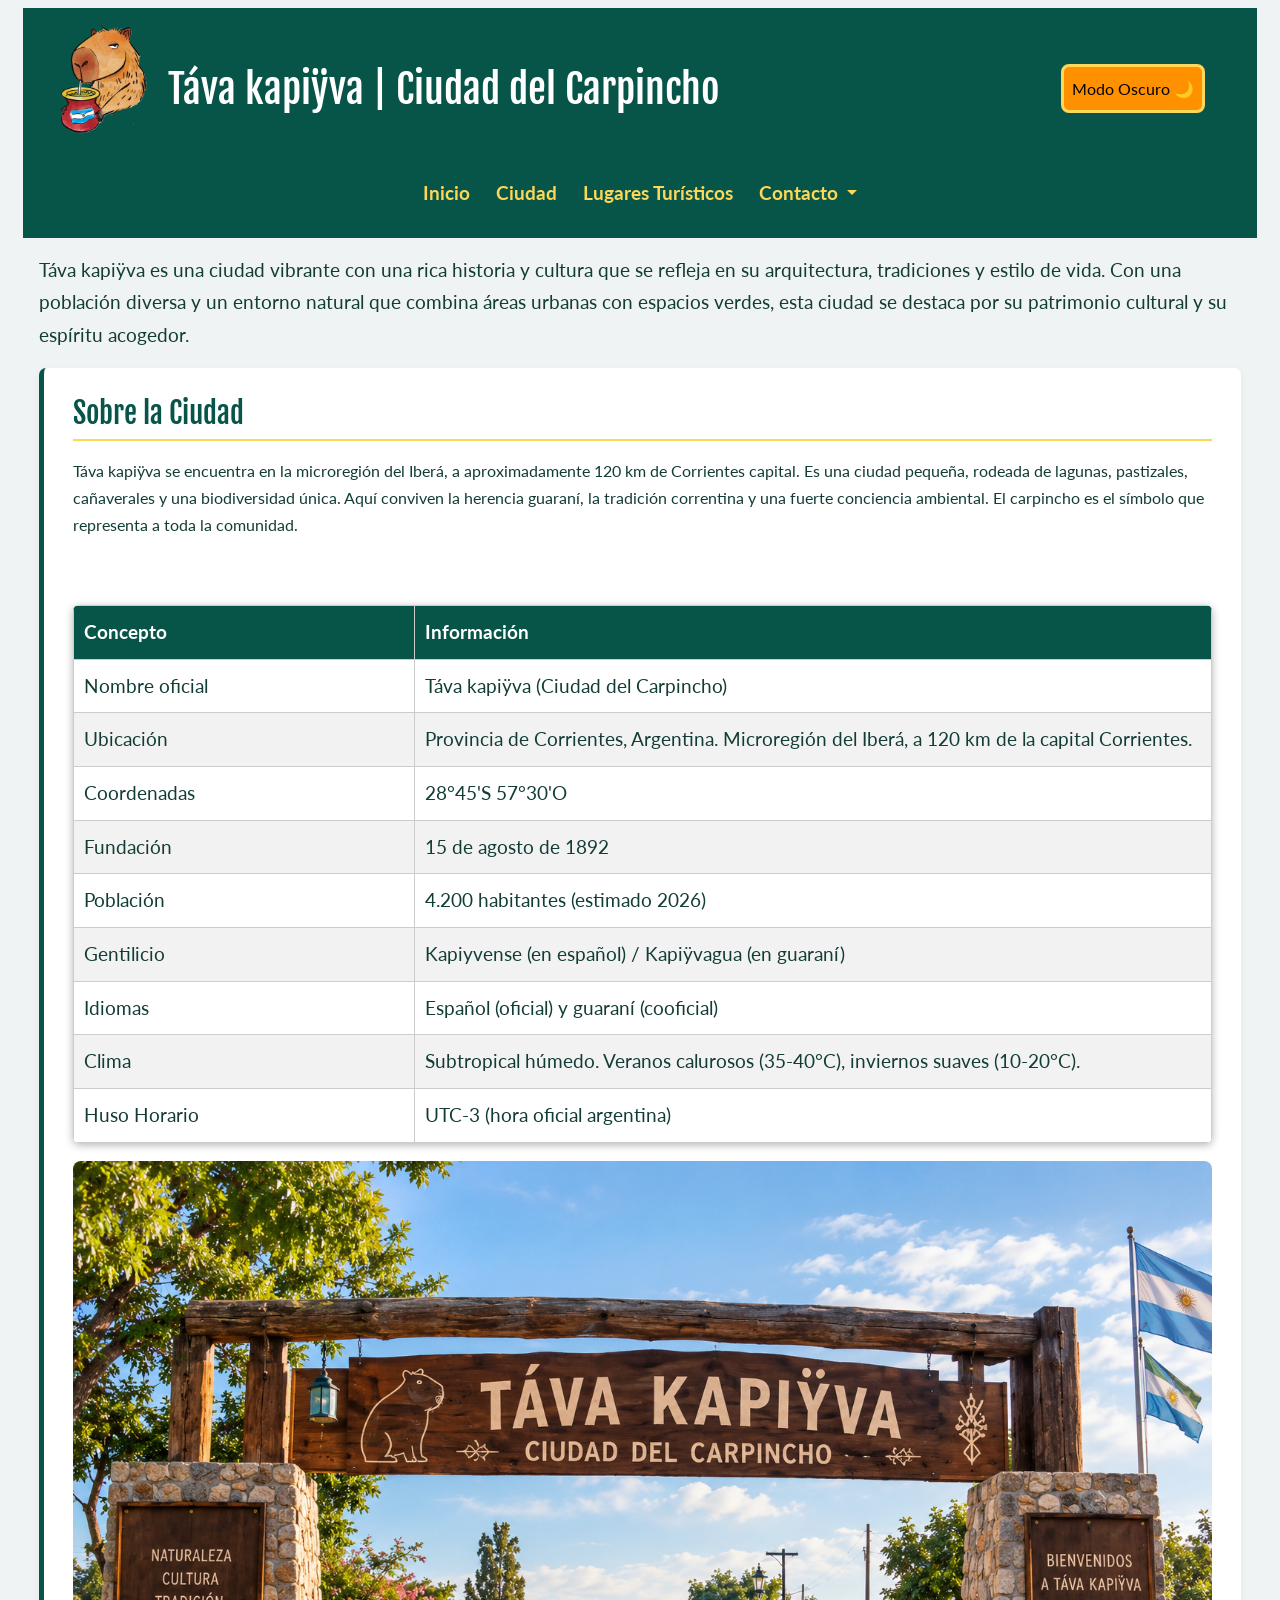
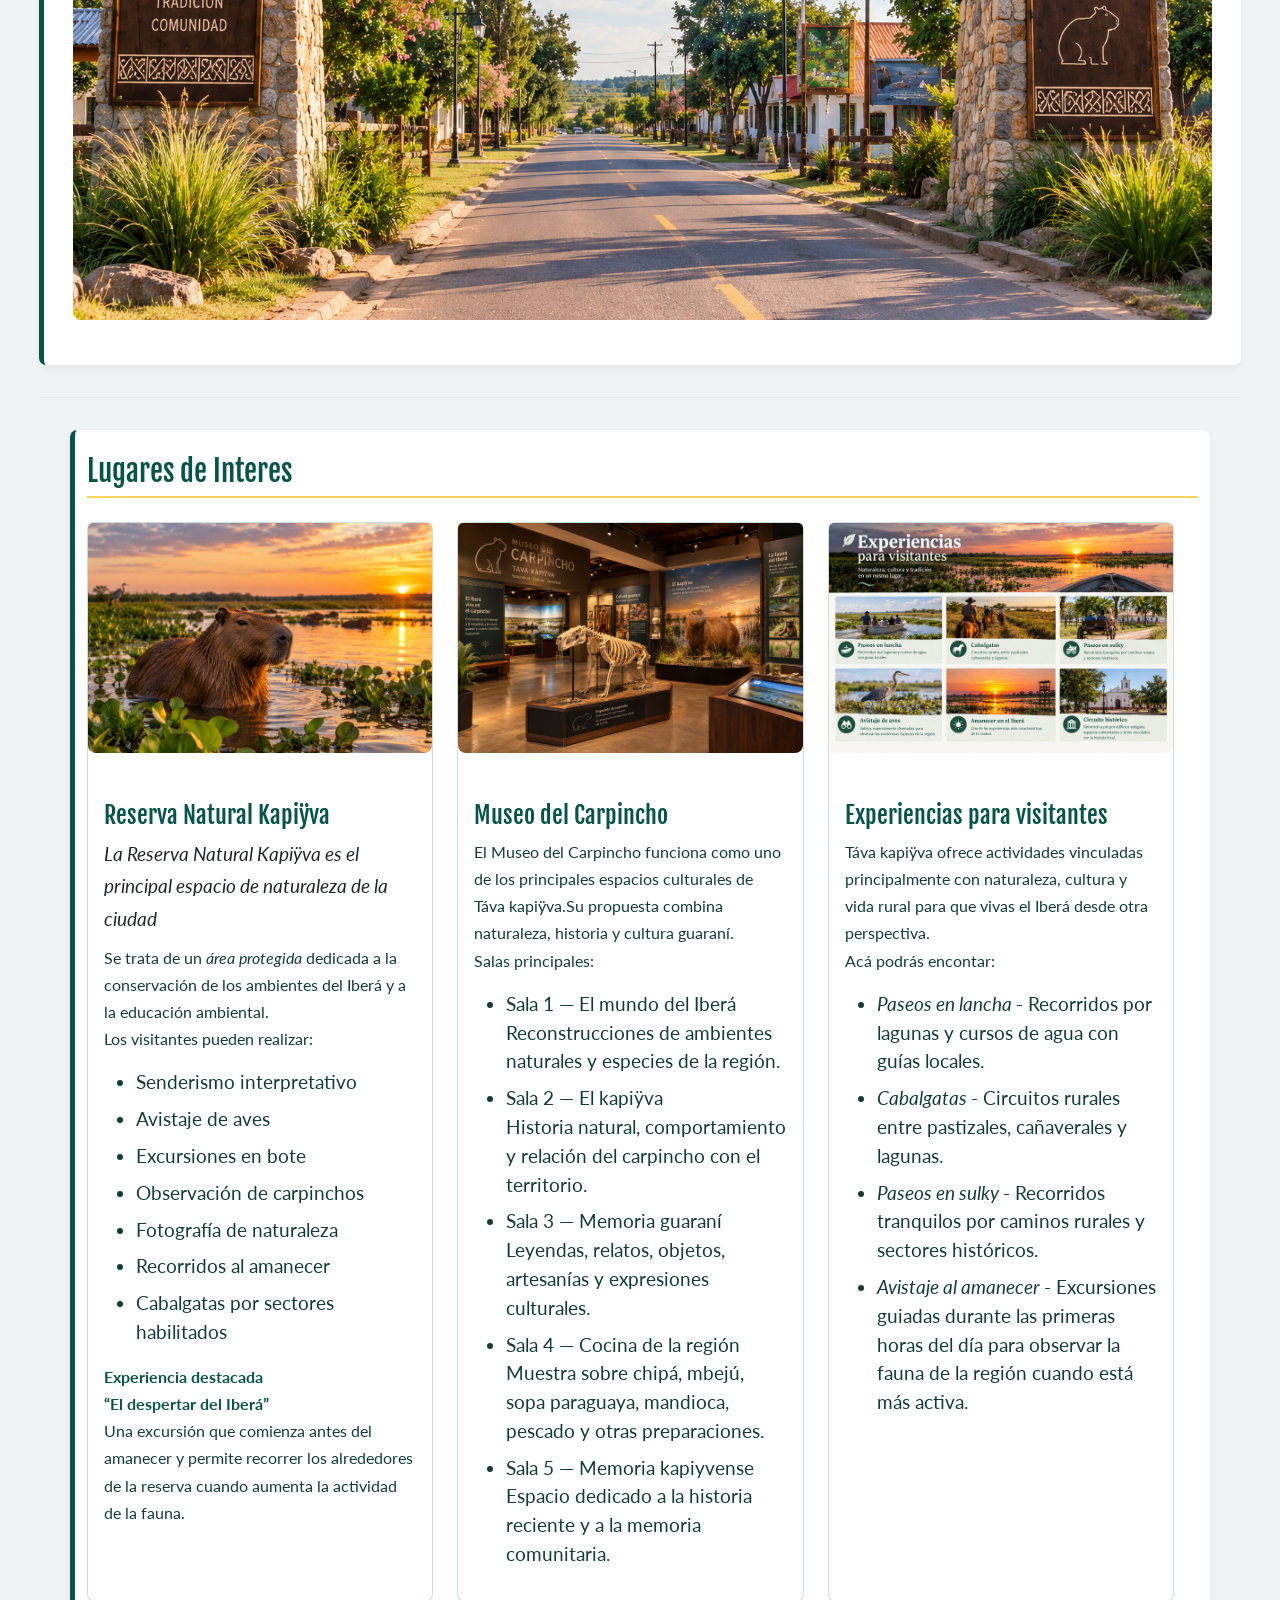
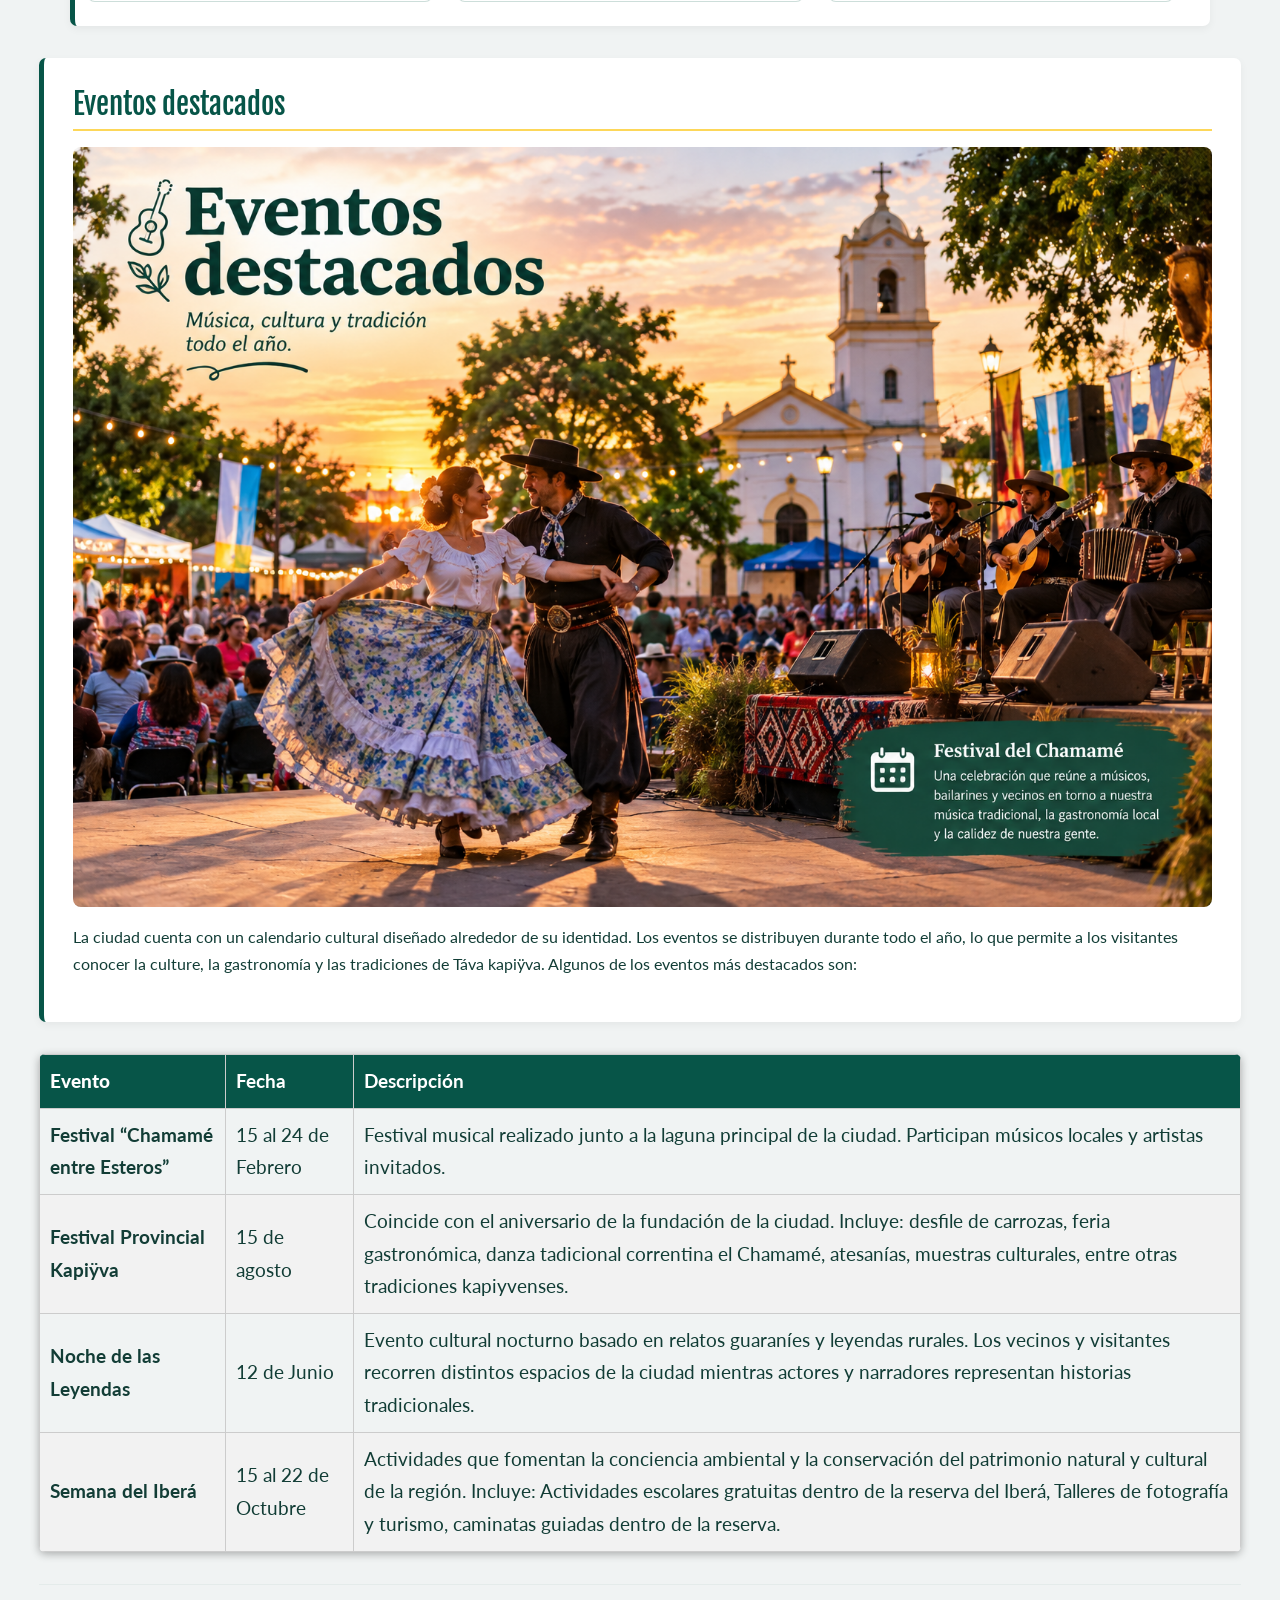
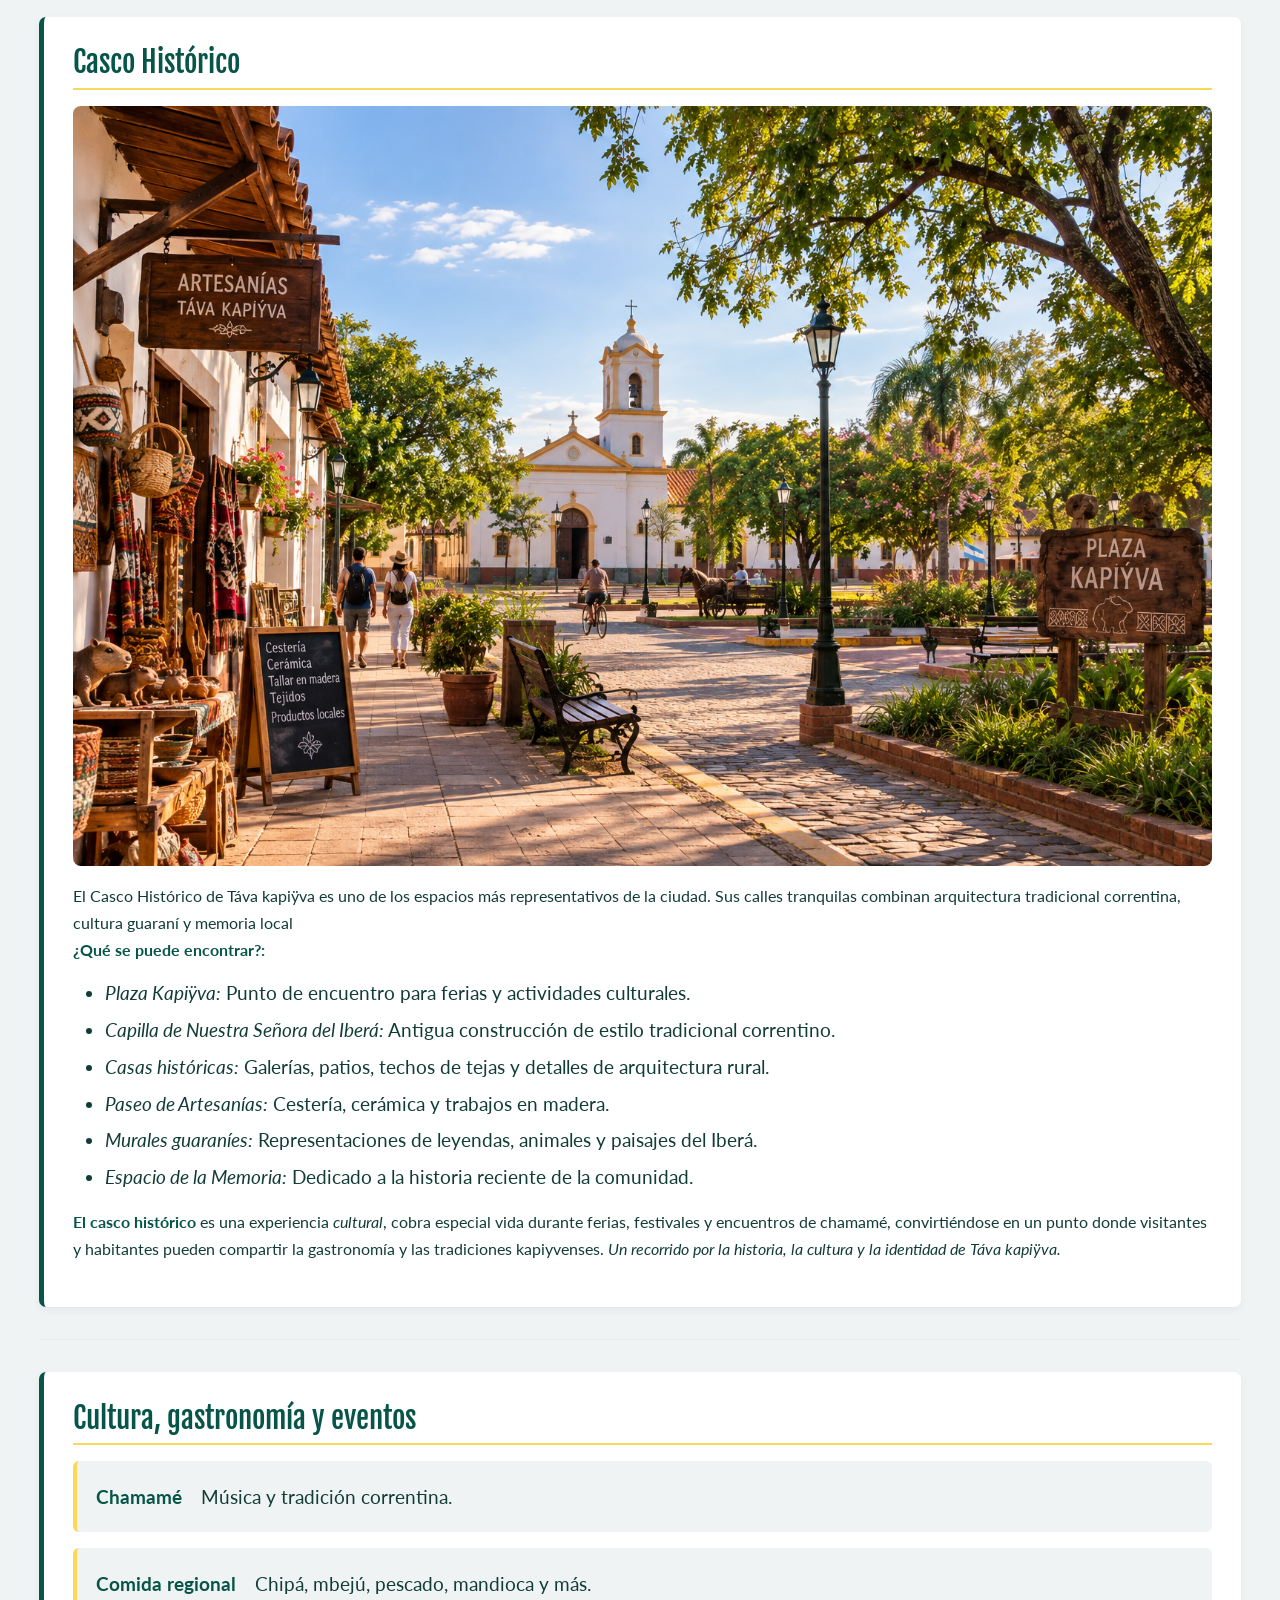
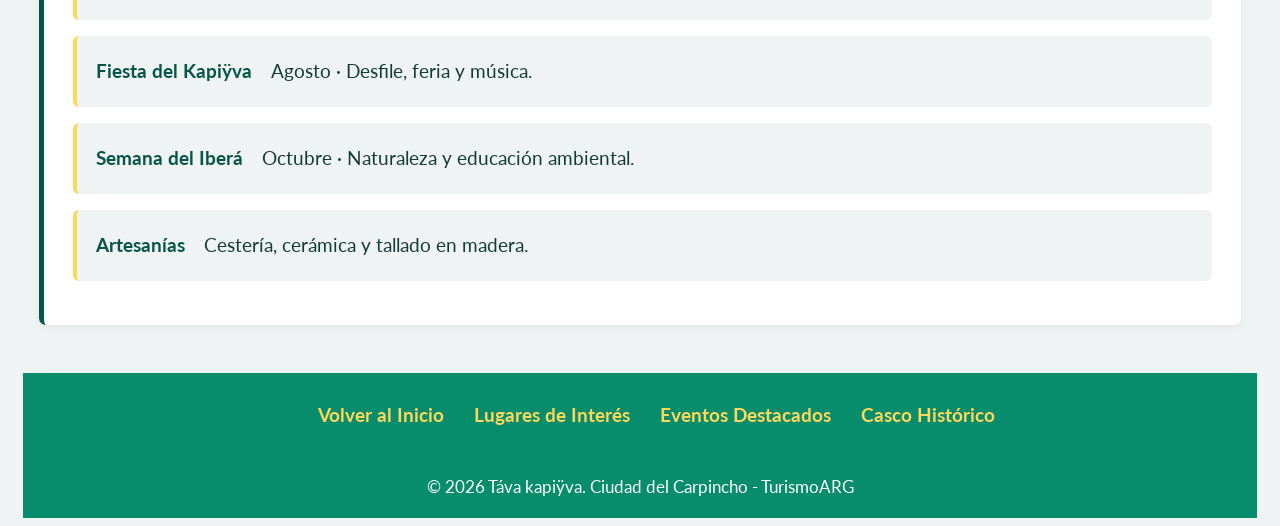
<file: index.html>
<!DOCTYPE html>
<html lang="es">

<head>
    <meta charset="UTF-8">
    <meta name="viewport" content="width=device-width, initial-scale=1.0">
    <title> Táva kapiÿva - TursimoARG </title>

    <link rel="shortcut icon" href="./Imagenes/logo-corrientes.png">

    <link href="https://cdn.jsdelivr.net/npm/bootstrap@5.3.3/dist/css/bootstrap.min.css" rel="stylesheet">

    <link rel="preconnect" href="https://fonts.googleapis.com">
    <link rel="preconnect" href="https://fonts.gstatic.com" crossorigin>
    <link href="https://fonts.googleapis.com/css2?family=Fjalla+One&display=swap" rel="stylesheet">

    <link rel="preconnect" href="https://fonts.googleapis.com">
    <link rel="preconnect" href="https://fonts.gstatic.com" crossorigin>
    <link
        href="https://fonts.googleapis.com/css2?family=Lato:ital,wght@0,100;0,300;0,400;0,700;0,900;1,100;1,300;1,400;1,700;1,900&display=swap"
        rel="stylesheet">

    <link rel="stylesheet" href="CSS/estilos.css">
</head>

<body>
    <header id="Inicio">
        <div>
            <img src="Imagenes/logo-corrientes.png" alt="Logo de Táva kapiÿva">
            <h1> Táva kapiÿva | Ciudad del Carpincho </h1>
            <button id="btn-cambio"> Modo oscuro 🌙 </button>
        </div>
        <nav class="navbar navbar-expand-lg">
            <div class="container-fluid">
                <button class="navbar-toggler" type="button" data-bs-toggle="collapse" data-bs-target="#navbarScroll"
                    aria-controls="navbarScroll" aria-expanded="false" aria-label="Toggle navigation">
                    <span class="navbar-toggler-icon"></span>
                </button>
                <div class="collapse navbar-collapse" id="navbarScroll">
                    <ul class="navbar-nav me-auto my-2 my-lg-0 navbar-nav-scroll">
                        <li class="nav-item">
                            <a class="nav-link" href="index.html"> Inicio </a>
                        </li>
                        <li class="nav-item">
                            <a class="nav-link" href="ciudad.html"> Ciudad </a>
                        </li>
                        <li class="nav-item">
                            <a class="nav-link" href="lugares.html"> Lugares Turísticos </a>
                        </li>
                        <li class="nav-item dropdown">
                            <a class="nav-link dropdown-toggle" href="contacto.html" role="button"
                                data-bs-toggle="dropdown" aria-expanded="false">
                                Contacto
                            </a>
                            <ul class="dropdown-menu">
                                <li><a class="dropdown-item" href="contacto.html"> Ir a Contacto </a></li>
                                <li><a class="dropdown-item"
                                        href="https://www.instagram.com/ibera.pellegrini?cplk=MWVhOWVydnd4NmxsYg=="
                                        target="_blank" rel="noopener noreferrer"> Ir a Instagram </a></li>
                            </ul>
                    </ul>
                </div>
            </div>
        </nav>
    </header>

    <main>
        <div>
            <p> Táva kapiÿva es una ciudad vibrante con una rica historia y cultura que se refleja en su arquitectura,
                tradiciones y estilo de vida. Con una población diversa y un entorno natural que combina áreas urbanas
                con espacios verdes, esta ciudad se destaca por su patrimonio cultural y su espíritu acogedor. </p>
        </div>
        <section id="SobreLaCiudad">
            <h2> Sobre la Ciudad </h2>
            <div>
                <p>
                    Táva kapiÿva se encuentra en la microregión del Iberá, a aproximadamente 120 km de Corrientes
                    capital. Es una ciudad pequeña, rodeada de lagunas, pastizales, cañaverales y una biodiversidad
                    única. Aquí conviven la herencia guaraní, la tradición correntina y una fuerte conciencia ambiental.
                    El carpincho es el símbolo que representa a toda la comunidad.
                </p>
            </div>
            <br>
            <table>
                <thead>
                    <tr>
                        <th>
                            Concepto
                        </th>
                        <th>
                            Información
                        </th>
                    </tr>
                </thead>
                <tbody>
                    <tr>
                        <td>
                            Nombre oficial
                        </td>
                        <td>
                            Táva kapiÿva (Ciudad del Carpincho)
                        </td>
                    </tr>
                    <tr>
                        <td>
                            Ubicación
                        </td>
                        <td>
                            Provincia de Corrientes, Argentina. Microregión del Iberá, a 120 km de la capital
                            Corrientes.
                        </td>
                    </tr>
                    <tr>
                        <td>
                            Coordenadas
                        </td>
                        <td>
                            28°45'S 57°30'O
                        </td>
                    </tr>
                    <tr>
                        <td>
                            Fundación
                        </td>
                        <td>
                            15 de agosto de 1892
                        </td>
                    </tr>
                    <tr>
                        <td>
                            Población
                        </td>
                        <td>
                            4.200 habitantes (estimado 2026)
                        </td>
                    </tr>
                    <tr>
                        <td>
                            Gentilicio
                        </td>
                        <td>
                            Kapiyvense (en español) / Kapiÿvagua (en guaraní)
                        </td>
                    </tr>
                    <tr>
                        <td>
                            Idiomas
                        </td>
                        <td>
                            Español (oficial) y guaraní (cooficial)
                        </td>
                    </tr>
                    <tr>
                        <td>
                            Clima
                        </td>
                        <td>
                            Subtropical húmedo. Veranos calurosos (35-40°C), inviernos suaves (10-20°C).
                        </td>
                    </tr>
                    <tr>
                        <td>
                            Huso Horario
                        </td>
                        <td>
                            UTC-3 (hora oficial argentina)
                        </td>
                    </tr>
                </tbody>
            </table>
            <img src="Imagenes/EntradadelaCiudad.png" alt="Entrada de Táva kapiÿva" width="800">
        </section>
        <hr>
        <section id="LugaresDeInteres" class="container py-4">
            <h2 class="mb-4"> Lugares de Interes </h2>

            <div class="row g-4">
                <div class="col-12 col-md-6 col-lg-4">
                    <div class="card h-100">
                        <img src="Imagenes/CarpinchoenelIberá.png" class="card-img-top" alt="Carpincho en el Iberá">
                        <div class="card-body">
                            <h3 class="card-title"> Reserva Natural Kapiÿva </h3>
                            <em> La Reserva Natural Kapiÿva es el principal espacio de naturaleza de la ciudad </em>
                            <p class="card-text mt-2">
                                Se trata de un <em>área protegida</em> dedicada a la conservación de los ambientes del
                                Iberá y a la educación ambiental.<br> Los visitantes pueden realizar:
                            </p>
                            <ul>
                                <li> Senderismo interpretativo </li>
                                <li> Avistaje de aves </li>
                                <li> Excursiones en bote </li>
                                <li> Observación de carpinchos </li>
                                <li> Fotografía de naturaleza </li>
                                <li> Recorridos al amanecer </li>
                                <li> Cabalgatas por sectores habilitados </li>
                            </ul>
                            <p class="card-text">
                                <strong>Experiencia destacada</strong><br>
                                <strong>“El despertar del Iberá”</strong><br> Una excursión que comienza antes del
                                amanecer y permite recorrer los alrededores de la reserva cuando aumenta la actividad de
                                la fauna.
                            </p>
                        </div>
                    </div>
                </div>

                <div class="col-12 col-md-6 col-lg-4">
                    <div class="card h-100">
                        <img src="Imagenes/MuseodelCarpincho.png" class="card-img-top" alt="Museo del Carpincho">
                        <div class="card-body">
                            <h3 class="card-title">Museo del Carpincho</h3>
                            <p class="card-text">
                                El Museo del Carpincho funciona como uno de los principales espacios culturales de Táva
                                kapiÿva.Su propuesta combina naturaleza, historia y cultura guaraní. <br> Salas
                                principales:
                            </p>
                            <ul>
                                <li>
                                    Sala 1 — El mundo del Iberá <br> Reconstrucciones de ambientes naturales y especies
                                    de la región.
                                </li>
                                <li>
                                    Sala 2 — El kapiÿva <br> Historia natural, comportamiento y relación del carpincho
                                    con el territorio.
                                </li>
                                <li>
                                    Sala 3 — Memoria guaraní<br> Leyendas, relatos, objetos, artesanías y expresiones
                                    culturales.
                                </li>
                                <li>
                                    Sala 4 — Cocina de la región<br> Muestra sobre chipá, mbejú, sopa paraguaya,
                                    mandioca, pescado y otras preparaciones.
                                </li>
                                <li>
                                    Sala 5 — Memoria kapiyvense<br>Espacio dedicado a la historia reciente y a la
                                    memoria comunitaria.
                                </li>
                            </ul>
                        </div>
                    </div>
                </div>

                <div class="col-12 col-md-6 col-lg-4">
                    <div class="card h-100">
                        <img src="Imagenes/ExperienciasparaVisitantes.png" class="card-img-top"
                            alt="Ejemplos de algunas experiencias para los visitantes">
                        <div class="card-body">
                            <h3 class="card-title"> Experiencias para visitantes </h3>
                            <p class="card-text">
                                Táva kapiÿva ofrece actividades vinculadas principalmente con naturaleza, cultura y vida
                                rural para que vivas el Iberá desde otra perspectiva.<br>Acá podrás encontar:
                            </p>
                            <ul>
                                <li>
                                    <em> Paseos en lancha </em> - Recorridos por lagunas y cursos de agua con guías
                                    locales.
                                </li>
                                <li>
                                    <em> Cabalgatas </em> - Circuitos rurales entre pastizales, cañaverales y lagunas.
                                </li>
                                <li>
                                    <em> Paseos en sulky </em> - Recorridos tranquilos por caminos rurales y sectores
                                    históricos.
                                </li>
                                <li>
                                    <em> Avistaje al amanecer </em> - Excursiones guiadas durante las primeras horas del
                                    día para observar la fauna de la región cuando está más activa.
                                </li>
                            </ul>
                        </div>
                    </div>
                </div>

            </div>
        </section>
        <section id="EventosDestacados">
            <h2> Eventos destacados </h2>
            <img src="Imagenes/EventosDestacados.png"
                alt="El Festival del Chamame uno de los Eventos Destacados de Táva Kapiÿva" width="850">
            <p>
                La ciudad cuenta con un calendario cultural diseñado alrededor de su identidad. Los eventos se
                distribuyen durante todo el año, lo que permite a los visitantes conocer la culture, la gastronomía y
                las tradiciones de Táva kapiÿva. Algunos de los eventos más destacados son:
            </p>
        </section>
        <table>
            <thead>
                <tr>
                    <th><strong> Evento </strong></th>
                    <th> Fecha </th>
                    <th> Descripción </th>
                </tr>
            </thead>
            <tbody>
                <tr>
                    <td> <strong> Festival “Chamamé entre Esteros” </strong> </td>
                    <td> 15 al 24 de Febrero </td>
                    <td> Festival musical realizado junto a la laguna principal de la ciudad. Participan músicos
                        locales y artistas invitados. </td>
                </tr>
                <tr>
                    <td> <strong>Festival Provincial Kapiÿva</strong> </td>
                    <td> 15 de agosto </td>
                    <td> Coincide con el aniversario de la fundación de la ciudad. Incluye: desfile de carrozas,
                        feria gastronómica, danza tadicional correntina el Chamamé, atesanías, muestras culturales,
                        entre otras tradiciones kapiyvenses. </td>
                </tr>
                <tr>
                    <td> <strong> Noche de las Leyendas </strong> </td>
                    <td> 12 de Junio </td>
                    <td> Evento cultural nocturno basado en relatos guaraníes y leyendas rurales. Los vecinos y
                        visitantes recorren distintos espacios de la ciudad mientras actores y narradores
                        representan historias tradicionales. </td>
                </tr>
                <tr>
                    <td> <strong> Semana del Iberá </strong> </td>
                    <td> 15 al 22 de Octubre </td>
                    <td> Actividades que fomentan la conciencia ambiental y la conservación del patrimonio natural y
                        cultural de la región. Incluye: Actividades escolares gratuitas dentro de la reserva del
                        Iberá, Talleres de fotografía y turismo, caminatas guiadas dentro de la reserva. </td>
                </tr>
            </tbody>
        </table>
        <hr>
        <section id="CascoHistórico">
            <h2> Casco Histórico </h2>
            <img src="Imagenes/CascoHistorico.png" alt="El Casco Histórico de Táva kapiÿva" width="750">
            <p>
                El Casco Histórico de Táva kapiÿva es uno de los espacios más representativos de la ciudad. Sus calles
                tranquilas combinan arquitectura tradicional correntina, cultura guaraní y memoria local
                <br>
                <strong>¿Qué se puede encontrar?:</strong>
            </p>
            <ul>
                <li>
                    <em>Plaza Kapiÿva:</em> Punto de encuentro para ferias y actividades culturales.
                </li>
                <li>
                    <em>Capilla de Nuestra Señora del Iberá:</em> Antigua construcción de estilo tradicional correntino.
                </li>
                <li>
                    <em>Casas históricas:</em> Galerías, patios, techos de tejas y detalles de arquitectura rural.
                </li>
                <li>
                    <em>Paseo de Artesanías:</em> Cestería, cerámica y trabajos en madera.
                </li>
                <li>
                    <em>Murales guaraníes:</em> Representaciones de leyendas, animales y paisajes del Iberá.
                </li>
                <li>
                    <em>Espacio de la Memoria:</em> Dedicado a la historia reciente de la comunidad.
                </li>
            </ul>
            <p>
                <strong>El casco histórico</strong> es una experiencia <em>cultural</em>, cobra especial vida durante
                ferias, festivales y encuentros de chamamé, convirtiéndose en un punto donde visitantes y habitantes
                pueden compartir la gastronomía y las tradiciones kapiyvenses. <em> Un recorrido por la historia, la
                    cultura y la identidad de Táva kapiÿva.</em>
            </p>
        </section>
        <hr>
        <section id="CulturaGastronomíaYEventos">
            <h2> Cultura, gastronomía y eventos </h2>
            <dl>
                <dt> Chamamé </dt>
                <dd>Música y tradición correntina.</dd>
            </dl>

            <dl>
                <dt> Comida regional </dt>
                <dd>Chipá, mbejú, pescado, mandioca y más.</dd>
            </dl>

            <dl>
                <dt> Fiesta del Kapiÿva </dt>
                <dd>Agosto · Desfile, feria y música.</dd>
            </dl>

            <dl>
                <dt> Semana del Iberá </dt>
                <dd>Octubre · Naturaleza y educación ambiental.</dd>
            </dl>

            <dl>
                <dt> Artesanías </dt>
                <dd>Cestería, cerámica y tallado en madera.</dd>
            </dl>
        </section>
    </main>

    <footer>
        <ul>
            <li> <a href="#Inicio"> Volver al Inicio </a></li>
            <li> <a href="#LugaresDeInteres"> Lugares de Interés </a></li>
            <li> <a href="#EventosDestacados"> Eventos Destacados </a></li>
            <li> <a href="#CascoHistórico"> Casco Histórico </a></li>
        </ul>
        <small> &copy; 2026 Táva kapiÿva. Ciudad del Carpincho - TurismoARG </small>
    </footer>

    <script src="https://cdn.jsdelivr.net/npm/bootstrap@5.3.3/dist/js/bootstrap.bundle.min.js"></script>
    <script src="JavaScript/scripts.js"></script>
</body>

</html>
</file>
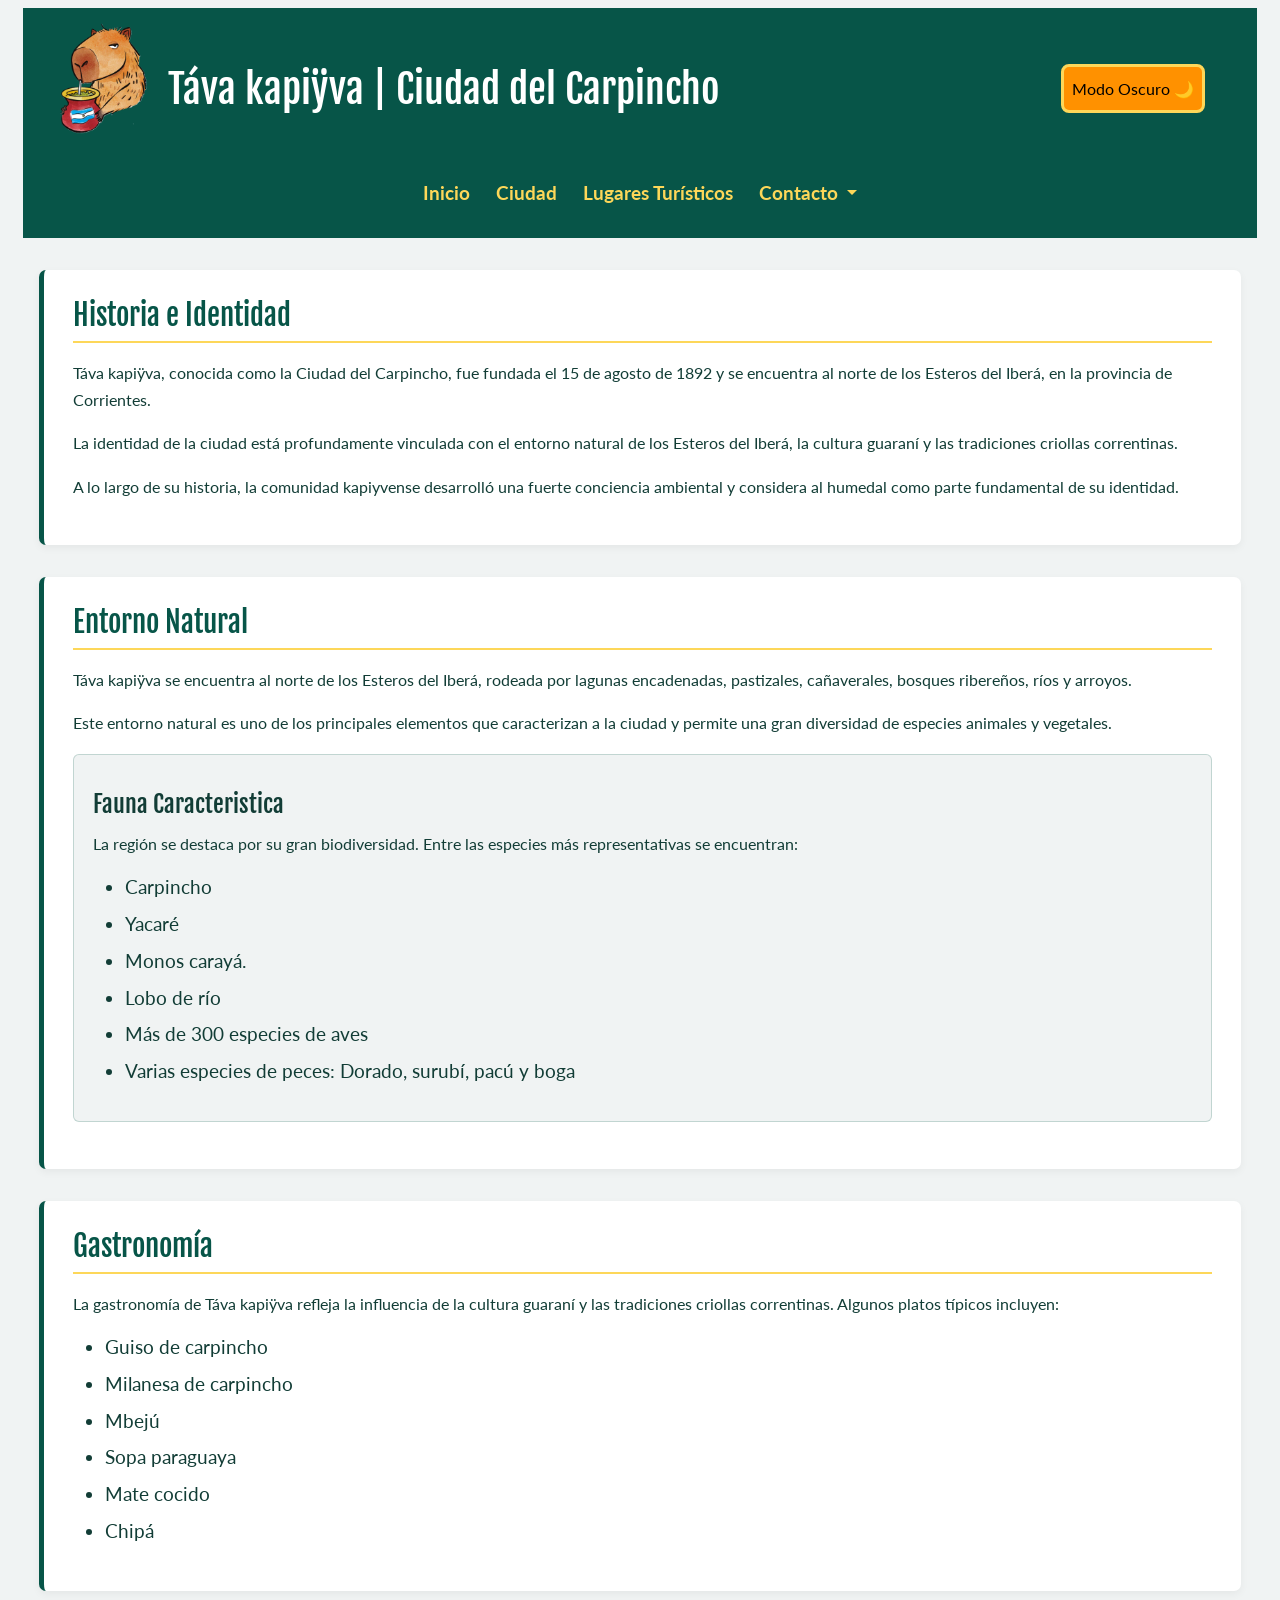
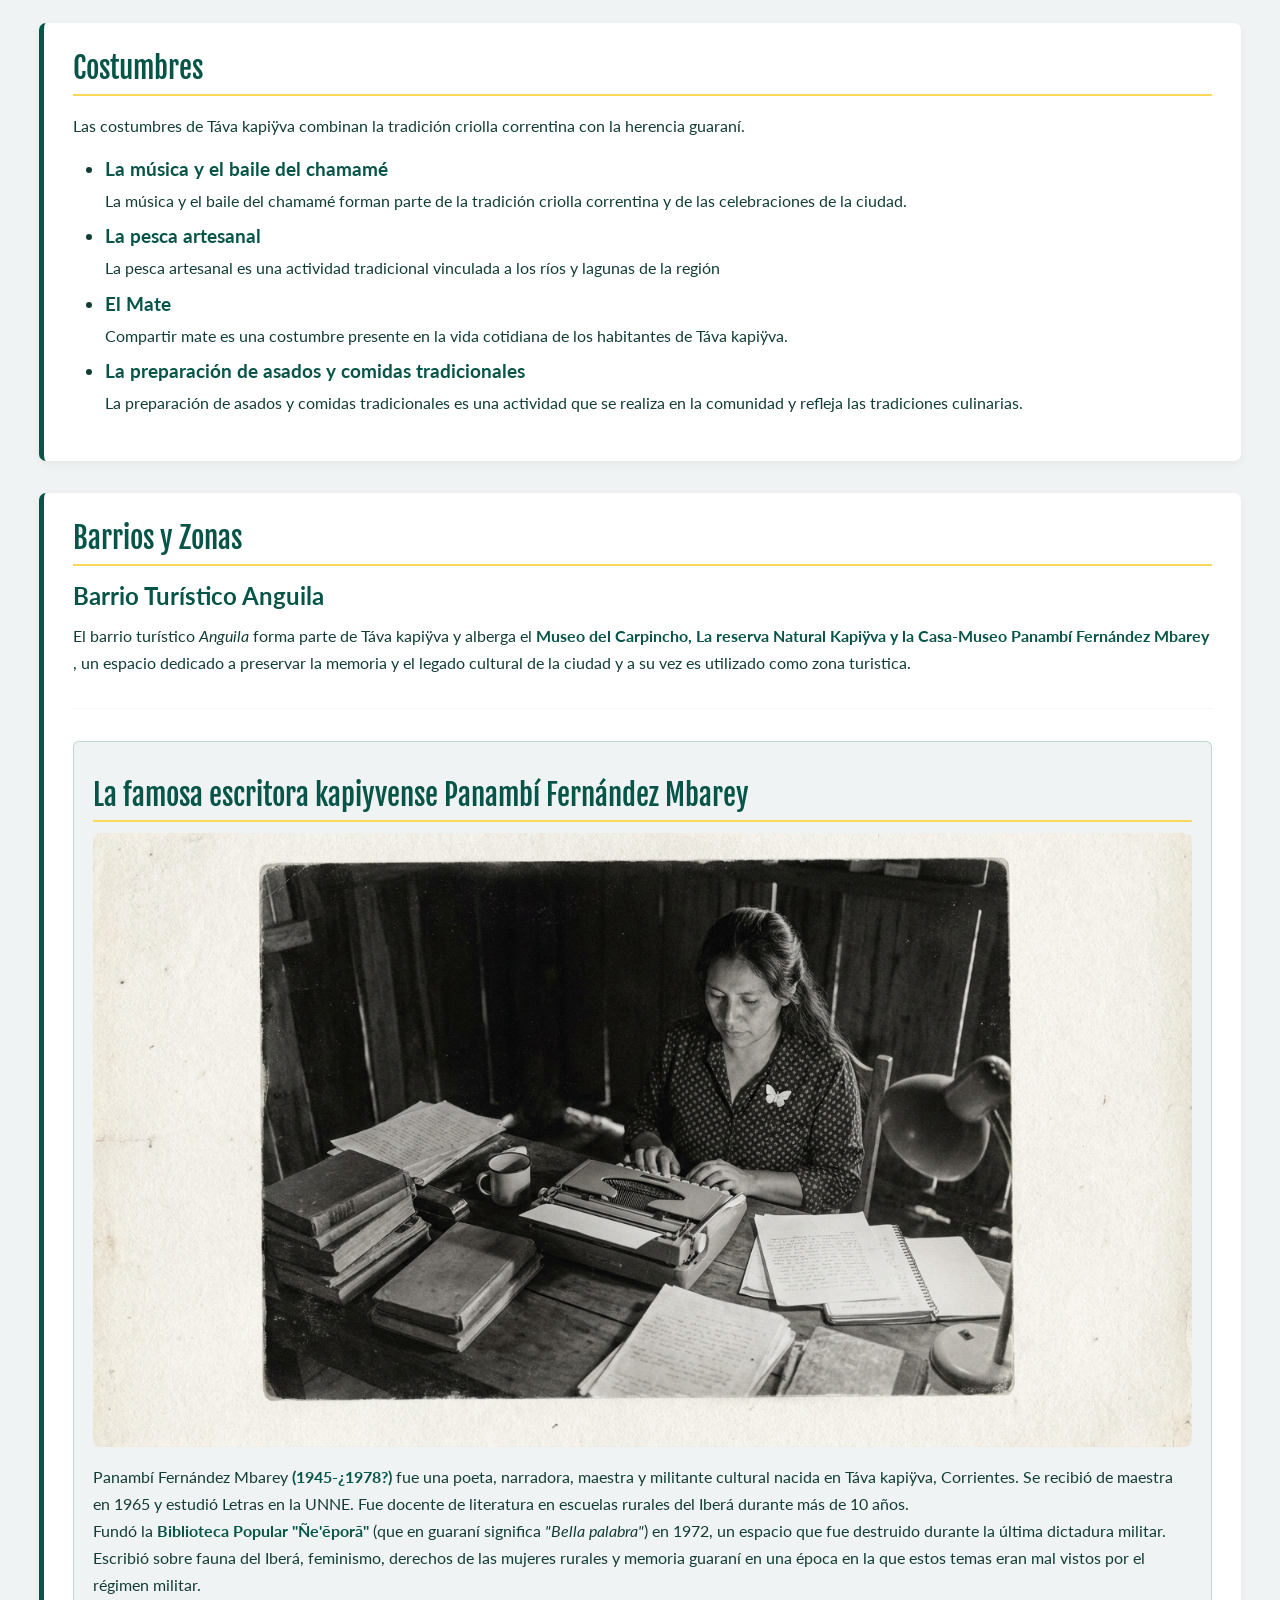
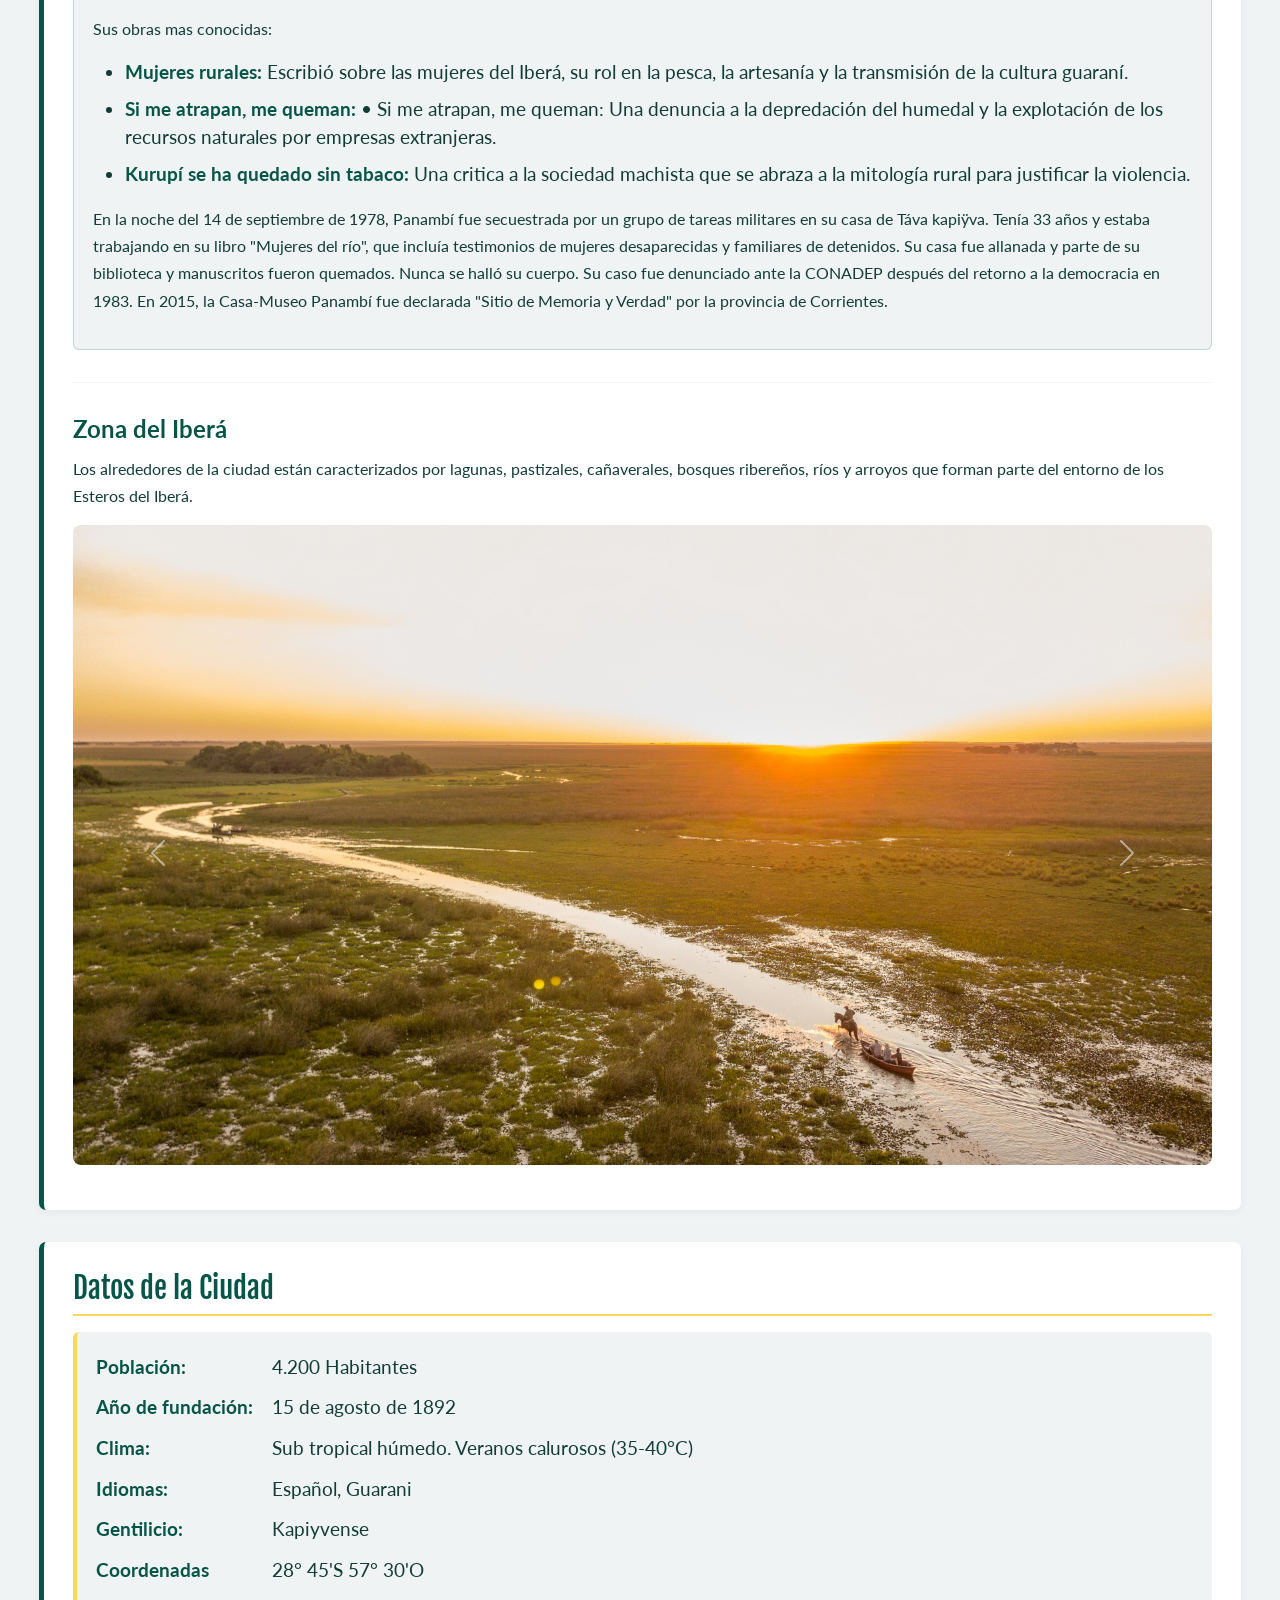
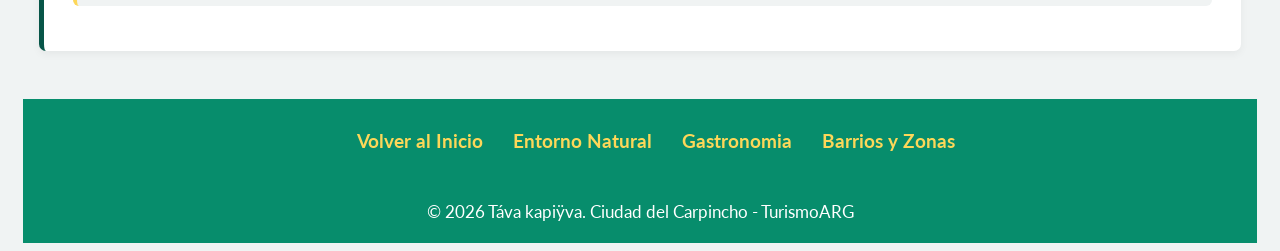
<file: ciudad.html>
<!DOCTYPE html>
<html lang="es">

<head>
    <meta charset="UTF-8">
    <meta name="viewport" content="width=device-width, initial-scale=1.0">
    <title>Táva kapiÿva - Ciudad - TursimoARG</title>

    <link rel="shortcut icon" href="./Imagenes/logo-corrientes.png">

    <link href="https://cdn.jsdelivr.net/npm/bootstrap@5.3.3/dist/css/bootstrap.min.css" rel="stylesheet">

    <link rel="preconnect" href="https://fonts.googleapis.com">
    <link rel="preconnect" href="https://fonts.gstatic.com" crossorigin>
    <link href="https://fonts.googleapis.com/css2?family=Fjalla+One&display=swap" rel="stylesheet">

    <link rel="preconnect" href="https://fonts.googleapis.com">
    <link rel="preconnect" href="https://fonts.gstatic.com" crossorigin>
    <link
        href="https://fonts.googleapis.com/css2?family=Lato:ital,wght@0,100;0,300;0,400;0,700;0,900;1,100;1,300;1,400;1,700;1,900&display=swap"
        rel="stylesheet">

    <link rel="stylesheet" href="CSS/estilos.css">
</head>

<body>
    <header id="Inicio">
        <div>
            <img src="Imagenes/logo-corrientes.png" alt="Logo de Táva kapiÿva">
            <h1> Táva kapiÿva | Ciudad del Carpincho </h1>
            <button id="btn-cambio"> Modo oscuro 🌙 </button>
        </div>
        <nav class="navbar navbar-expand-lg">
            <div class="container-fluid">
                <button class="navbar-toggler" type="button" data-bs-toggle="collapse" data-bs-target="#navbarScroll"
                    aria-controls="navbarScroll" aria-expanded="false" aria-label="Toggle navigation">
                    <span class="navbar-toggler-icon"></span>
                </button>
                <div class="collapse navbar-collapse" id="navbarScroll">
                    <ul class="navbar-nav me-auto navbar-nav-scroll">
                        <li class="nav-item">
                            <a class="nav-link" href="index.html"> Inicio </a>
                        </li>
                        <li class="nav-item">
                            <a class="nav-link" href="ciudad.html"> Ciudad </a>
                        </li>
                        <li class="nav-item">
                            <a class="nav-link" href="lugares.html"> Lugares Turísticos </a>
                        </li>
                        <li class="nav-item dropdown">
                            <a class="nav-link dropdown-toggle" href="contacto.html" role="button"
                                data-bs-toggle="dropdown" aria-expanded="false">
                                Contacto
                            </a>
                            <ul class="dropdown-menu">
                                <li><a class="dropdown-item" href="contacto.html"> Ir a Contacto </a></li>
                                <li><a class="dropdown-item"
                                        href="https://www.instagram.com/ibera.pellegrini?cplk=MWVhOWVydnd4NmxsYg=="
                                        target="_blank" rel="noopener noreferrer"> Ir a Instagram </a></li>
                            </ul>
                    </ul>
                </div>
            </div>
        </nav>
    </header>

    <main>
        <section>
            <h2 id="HistoriaDeLaCiudad"> Historia e Identidad </h2>
            <p> Táva kapiÿva, conocida como la Ciudad del Carpincho, fue fundada el 15 de agosto de 1892 y se encuentra
                al norte de los Esteros del Iberá, en la provincia de Corrientes.
            </p>

            <p>La identidad de la ciudad está profundamente vinculada con el entorno natural de los Esteros del Iberá,
                la cultura guaraní y las tradiciones criollas correntinas.</p>

            <p> A lo largo de su historia, la comunidad kapiyvense desarrolló una fuerte conciencia ambiental y
                considera al humedal como parte fundamental de su identidad.
            </p>
        </section>

        <section>
            <h2 id="EntornoNatural">Entorno Natural</h2>
            <p>Táva kapiÿva se encuentra al norte de los Esteros del Iberá, rodeada por lagunas encadenadas, pastizales,
                cañaverales, bosques ribereños, ríos y arroyos.</p>

            <p>Este entorno natural es uno de los principales elementos que caracterizan a la ciudad y permite una gran
                diversidad de especies animales y vegetales.</p>
            <div class="tarjeta">
                <h3>Fauna Caracteristica</h3>
                <p>La región se destaca por su gran biodiversidad. Entre las especies más representativas se encuentran:
                </p>
                <ul>
                    <li>Carpincho</li>
                    <li>Yacaré </li>
                    <li>Monos carayá.</li>
                    <li>Lobo de río</li>
                    <li>Más de 300 especies de aves</li>
                    <li> Varias especies de peces: Dorado, surubí, pacú y boga</li>
                </ul>
            </div>
        </section>

        <section>
            <h2 id="Gastronomia"> Gastronomía </h2>
            <p>La gastronomía de Táva kapiÿva refleja la influencia de la cultura guaraní y las tradiciones criollas
                correntinas. Algunos platos típicos incluyen:</p>
            <ul>
                <li>Guiso de carpincho</li>
                <li>Milanesa de carpincho</li>
                <li>Mbejú</li>
                <li>Sopa paraguaya</li>
                <li>Mate cocido</li>
                <li>Chipá</li>
            </ul>
        </section>

        <section>
            <h2 id="Costumbres">Costumbres</h2>
            <p>Las costumbres de Táva kapiÿva combinan la tradición criolla correntina con la herencia guaraní.</p>
            <ul>
                <li>
                    <strong> La música y el baile del chamamé </strong>
                    <p>La música y el baile del chamamé forman parte de la tradición criolla correntina y de las
                        celebraciones de la ciudad.</p>
                </li>
                <li><strong>La pesca artesanal</strong>
                    <p>La pesca artesanal es una actividad tradicional vinculada a los ríos y lagunas de la región</p>
                </li>
                <li><strong>El Mate</strong>
                    <p>Compartir mate es una costumbre presente en la vida cotidiana de los habitantes de Táva kapiÿva.
                    </p>
                </li>
                <li><strong>La preparación de asados y comidas tradicionales</strong>
                    <p>La preparación de asados y comidas tradicionales es una actividad que se realiza en la comunidad
                        y refleja las tradiciones culinarias.</p>
                </li>
            </ul>
        </section>

        <section>
            <h2 id="BarriosYZonas">Barrios y Zonas</h2>
            <div>
                <h3><strong>Barrio Turístico Anguila</strong></h3>
                <p> El barrio turístico <em>Anguila</em> forma parte de Táva kapiÿva y alberga el <strong>Museo del
                        Carpincho, La reserva Natural Kapiÿva y la Casa-Museo Panambí Fernández Mbarey </strong>, un
                    espacio dedicado a preservar la memoria y el legado cultural de la ciudad y a su vez es utilizado
                    como zona turistica. </p>
            </div>
            <hr>
            <article>
                <h2> La famosa escritora kapiyvense Panambí Fernández Mbarey </h2>
                <img src="Imagenes/FotoDocumento.png" alt="Fotografia de Panambí Fernández Mbarey" width="750">
                <p> Panambí Fernández Mbarey <strong>(1945-¿1978?)</strong> fue una poeta, narradora, maestra y
                    militante cultural nacida en Táva kapiÿva, Corrientes. Se recibió de maestra en 1965 y estudió
                    Letras en la UNNE. Fue docente de literatura en escuelas rurales del Iberá durante más de 10 años.
                    <br> Fundó la <strong>Biblioteca Popular "Ñe'ẽporã"</strong> (que en guaraní significa <em>"Bella
                        palabra"</em>) en 1972, un espacio que fue destruido durante la última dictadura militar.
                    Escribió sobre fauna del Iberá, feminismo, derechos de las mujeres rurales y memoria guaraní en una
                    época en la que estos temas eran mal vistos por el régimen militar.
                </p>
                <div>
                    <p> Sus obras mas conocidas:</p>
                    <ul>
                        <li> <strong> Mujeres rurales: </strong> Escribió sobre las mujeres del Iberá, su rol en la
                            pesca, la artesanía y la transmisión de la cultura guaraní.</li>
                        <li> <strong> Si me atrapan, me queman: </strong> • Si me atrapan, me queman: Una denuncia a la
                            depredación del humedal y la explotación de los recursos naturales por empresas extranjeras.
                        </li>
                        <li> <strong> Kurupí se ha quedado sin tabaco: </strong> Una critica a la sociedad machista que
                            se abraza a la mitología rural para justificar la violencia. </li>
                    </ul>
                    <p> En la noche del 14 de septiembre de 1978, Panambí fue secuestrada por un grupo de tareas
                        militares en su casa de Táva kapiÿva. Tenía 33 años y estaba trabajando en su libro "Mujeres del
                        río", que incluía testimonios de mujeres desaparecidas y familiares de detenidos. Su casa fue
                        allanada y parte de su biblioteca y manuscritos fueron quemados. Nunca se halló su cuerpo. Su
                        caso fue denunciado ante la CONADEP después del retorno a la democracia en 1983. En 2015, la
                        Casa-Museo Panambí fue declarada "Sitio de Memoria y Verdad" por la provincia de Corrientes.
                    </p>
                </div>
            </article>
            <hr>
            <div>
                <h3><strong>Zona del Iberá</strong></h3>
                <p> Los alrededores de la ciudad están caracterizados por lagunas, pastizales, cañaverales, bosques
                    ribereños, ríos y arroyos que forman parte del entorno de los Esteros del Iberá. </p>
                <div id="carouselIbera" class="carousel slide">
                    <div class="carousel-inner">
                        <div class="carousel-item active">
                            <img src="./Imagenes/zona-del-Ibera-paisaje.jpg" class="d-block w-100"
                                alt="Atardecer en la zona del Iberá">
                        </div>
                        <div class="carousel-item">
                            <img src="./Imagenes/zona-de-Ibera.jpg" class="d-block w-100"
                                alt="Paisaje de la zona del Iberá">
                        </div>
                        <div class="carousel-item">
                            <img src="./Imagenes/zona-del-Ibera-carpinchomamá.jpg" class="d-block w-100"
                                alt="Carpincho madre en la zona del Iberá">
                        </div>
                        <div class="carousel-item">
                            <img src="./Imagenes/zona-del-Ibera-yaguareté.jpg" class="d-block w-100"
                                alt="yaguareté en su habitat natural">
                        </div>
                        <div class="carousel-item">
                            <img src="./Imagenes/zona-del-Ibera-familiadecarpinchos.jpg" class="d-block w-100"
                                alt="Familia de carpinchos en la zona del Iberá">
                        </div>
                    </div>
                    <button class="carousel-control-prev" type="button" data-bs-target="#carouselIbera"
                        data-bs-slide="prev">
                        <span class="carousel-control-prev-icon" aria-hidden="true"></span>
                        <span class="visually-hidden"> Anterior </span>
                    </button>
                    <button class="carousel-control-next" type="button" data-bs-target="#carouselIbera"
                        data-bs-slide="next">
                        <span class="carousel-control-next-icon" aria-hidden="true"></span>
                        <span class="visually-hidden"> Siguiente </span>
                    </button>
                </div>
            </div>
        </section>
        <section>
            <h2> Datos de la Ciudad </h2>
            <dl>
                <dt>Población:</dt>
                <dd> 4.200 Habitantes </dd>
                <dt>Año de fundación:</dt>
                <dd> <time datetime="1892-08-15">15 de agosto de 1892</time> </dd>
                <dt>Clima:</dt>
                <dd> Sub tropical húmedo. Veranos calurosos (35-40°C) </dd>
                <dt>Idiomas:</dt>
                <dd> Español, Guarani </dd>
                <dt>Gentilicio:</dt>
                <dd> Kapiyvense</dd>
                <dt>Coordenadas</dt>
                <dd> 28° 45'S 57° 30'O </dd>
            </dl>
        </section>
    </main>
    <footer>
        <ul>
            <li> <a href="#Inicio"> Volver al Inicio </a></li>
            <li> <a href="#EntornoNatural"> Entorno Natural </a></li>
            <li> <a href="#Gastronomia"> Gastronomia </a></li>
            <li> <a href="#BarriosYZonas"> Barrios y Zonas </a></li>
        </ul>
        <small> &copy; 2026 Táva kapiÿva. Ciudad del Carpincho - TurismoARG </small>
    </footer>

    <script src="https://cdn.jsdelivr.net/npm/bootstrap@5.3.3/dist/js/bootstrap.bundle.min.js"></script>
    <script src="JavaScript/scripts.js"></script>
</body>

</html>
</file>
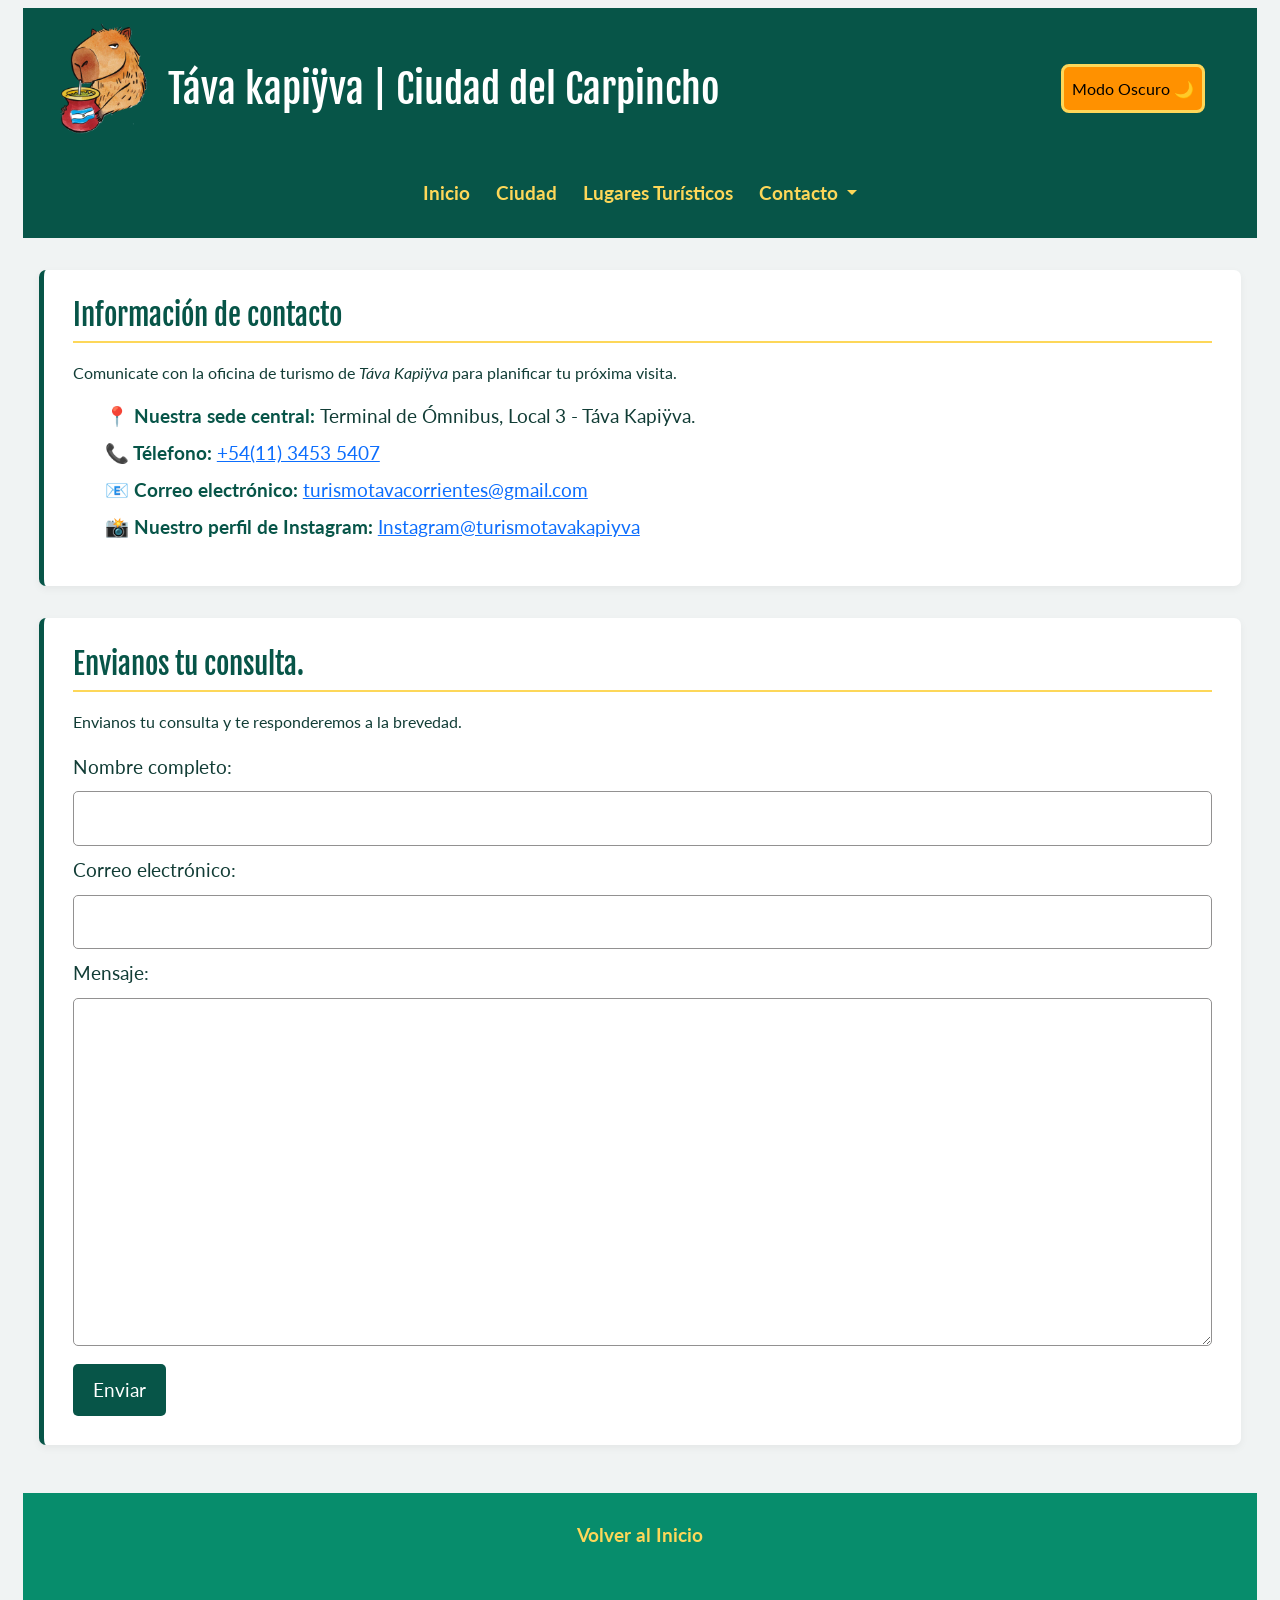
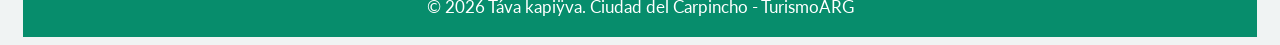
<file: contacto.html>
<!DOCTYPE html>
<html lang="es">
<head>
    <meta charset="UTF-8">
    <meta name="viewport" content="width=device-width, initial-scale=1.0">
    <title>Táva kapiÿva - Contacto - TursimoARG</title>

    <link rel="shortcut icon" href="./Imagenes/logo-corrientes.png">

    <link href="https://cdn.jsdelivr.net/npm/bootstrap@5.3.3/dist/css/bootstrap.min.css" rel="stylesheet">

    <link rel="preconnect" href="https://fonts.googleapis.com">
    <link rel="preconnect" href="https://fonts.gstatic.com" crossorigin>
    <link href="https://fonts.googleapis.com/css2?family=Fjalla+One&display=swap" rel="stylesheet">

    <link rel="preconnect" href="https://fonts.googleapis.com">
    <link rel="preconnect" href="https://fonts.gstatic.com" crossorigin>
    <link href="https://fonts.googleapis.com/css2?family=Lato:ital,wght@0,100;0,300;0,400;0,700;0,900;1,100;1,300;1,400;1,700;1,900&display=swap" rel="stylesheet">
    
    <link rel="stylesheet" href="CSS/estilos.css">
</head>
<body>
    <header id="Inicio">
        <div>
            <img src="Imagenes/logo-corrientes.png" alt="Logo de Táva kapiÿva">
            <h1> Táva kapiÿva | Ciudad del Carpincho </h1>
            <button id="btn-cambio"> Modo oscuro 🌙 </button>
        </div>
        <nav class="navbar navbar-expand-lg">
        <div class="container-fluid">
            <button class="navbar-toggler" type="button" data-bs-toggle="collapse" data-bs-target="#navbarScroll" aria-controls="navbarScroll" aria-expanded="false" aria-label="Toggle navigation">
            <span class="navbar-toggler-icon"></span>
            </button>
            <div class="collapse navbar-collapse" id="navbarScroll">
            <ul class="navbar-nav navbar-nav-scroll">
                <li class="nav-item">
                    <a class="nav-link" href="index.html"> Inicio </a>
                </li>
                <li class="nav-item">
                    <a class="nav-link" href="ciudad.html"> Ciudad </a>
                </li>
                <li class="nav-item">
                    <a class="nav-link" href="lugares.html"> Lugares Turísticos </a>
                </li>
                <li class="nav-item dropdown">
                    <a class="nav-link dropdown-toggle" href="contacto.html" role="button" data-bs-toggle="dropdown" > Contacto </a>
                <ul class="dropdown-menu">
                    <li><a class="dropdown-item" href="contacto.html"> Ir a Contacto </a></li>
                    <li><a class="dropdown-item" href="https://www.instagram.com/ibera.pellegrini?cplk=MWVhOWVydnd4NmxsYg==" target="_blank" rel="noopener noreferrer"> Ir a Instagram </a></li>
                </ul>
            </ul>
            </div>
        </div>
        </nav>
    </header>
    <main>
        <section id="información"> 
            <h2>Información de contacto</h2>
               <p>Comunicate con la oficina de turismo de <em>Táva Kapiÿva</em> para planificar tu 
                próxima visita. </p>
             <ul class="contacto">
                <li>
                    <strong>📍 Nuestra sede central: </strong>Terminal de Ómnibus, Local 3 - Táva Kapiÿva.
                </li>
               
                 <li>
                    <strong>📞 Télefono:</strong>
                    <a href="tel:+541134535407">+54(11) 3453 5407</a>
                 </li>

                 <li>
                    <strong>📧 Correo electrónico:</strong>
                    <a href="mailto:turismotavacorrientes@gmail.com">turismotavacorrientes@gmail.com</a>
                 </li>

                 <li>
                    <strong>📸 Nuestro perfil de Instagram:</strong>
                    <a href="https://www.instagram.com/ibera.pellegrini?cplk=MWVhOWVydnd4NmxsYg==" target="_blank" rel="noopener noreferrer">Instagram@turismotavakapiyva </a>
                 </li>
             </ul>
        </section>
        
        <section id="consulta">
            <h2>Envianos tu consulta.</h2>  
            <p>Envianos tu consulta y te responderemos a la brevedad.</p>
                <form id="formulario" action= "#" method= "post">
                     
                     <label for="nombre">Nombre completo:</label>
                     <input type= "text" id= "nombre" name= "nombre" required>

                    
                    <label for= "email"> Correo electrónico:</label>
                    <input type= "email" id= "email" name= "email" required>

                    
                     <label for="mensaje">Mensaje:</label>
                     <textarea id="mensaje" name="mensaje" rows=10 cols="40"
                     maxlength="950" required></textarea> 

                    
                     <button type="submit">Enviar</button>

            </form>
        </section>
    </main>

    <footer>
        <p> <a href="#Inicio">Volver al Inicio </a> </p>
        <small> &copy; 2026 Táva kapiÿva. Ciudad del Carpincho - TurismoARG </small>
    </footer>

    <script src="https://cdn.jsdelivr.net/npm/bootstrap@5.3.3/dist/js/bootstrap.bundle.min.js"></script>
    <script src="./JavaScript/scripts.js"></script>
</body>
</html>
</file>
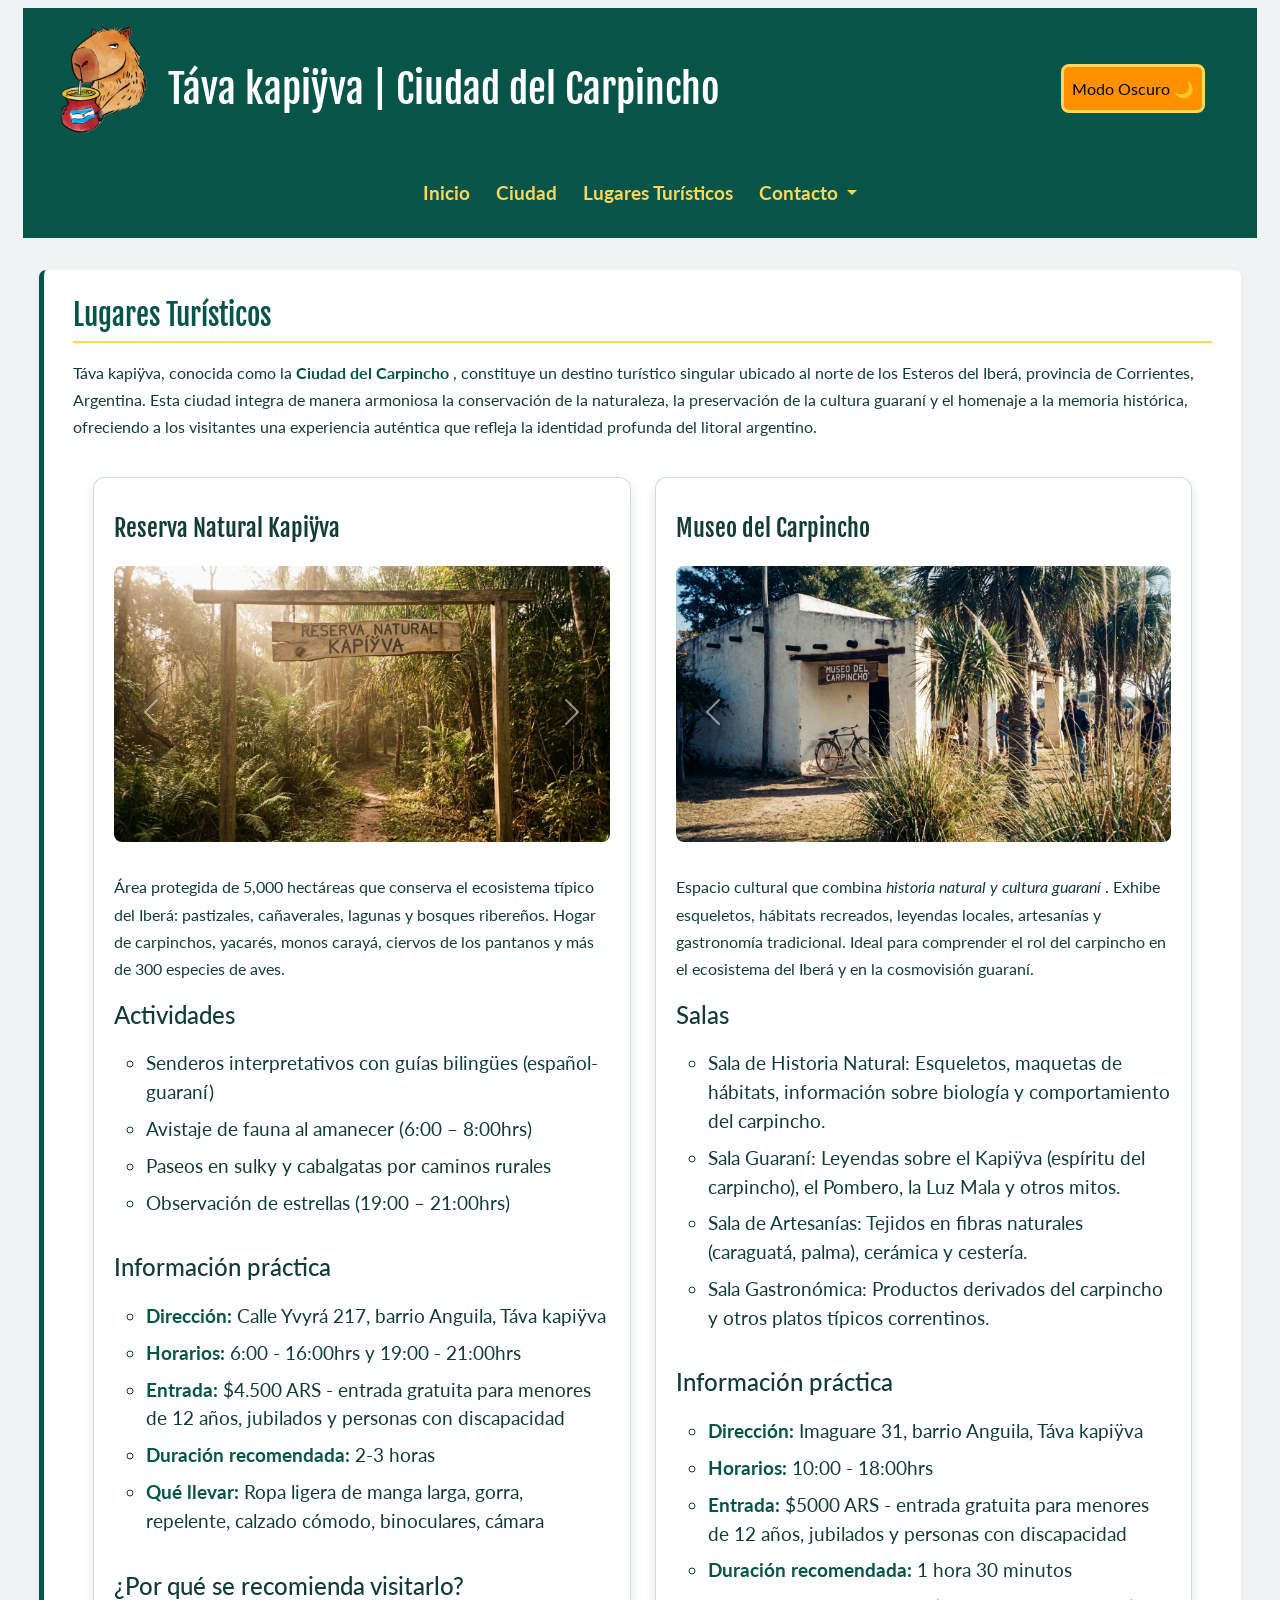
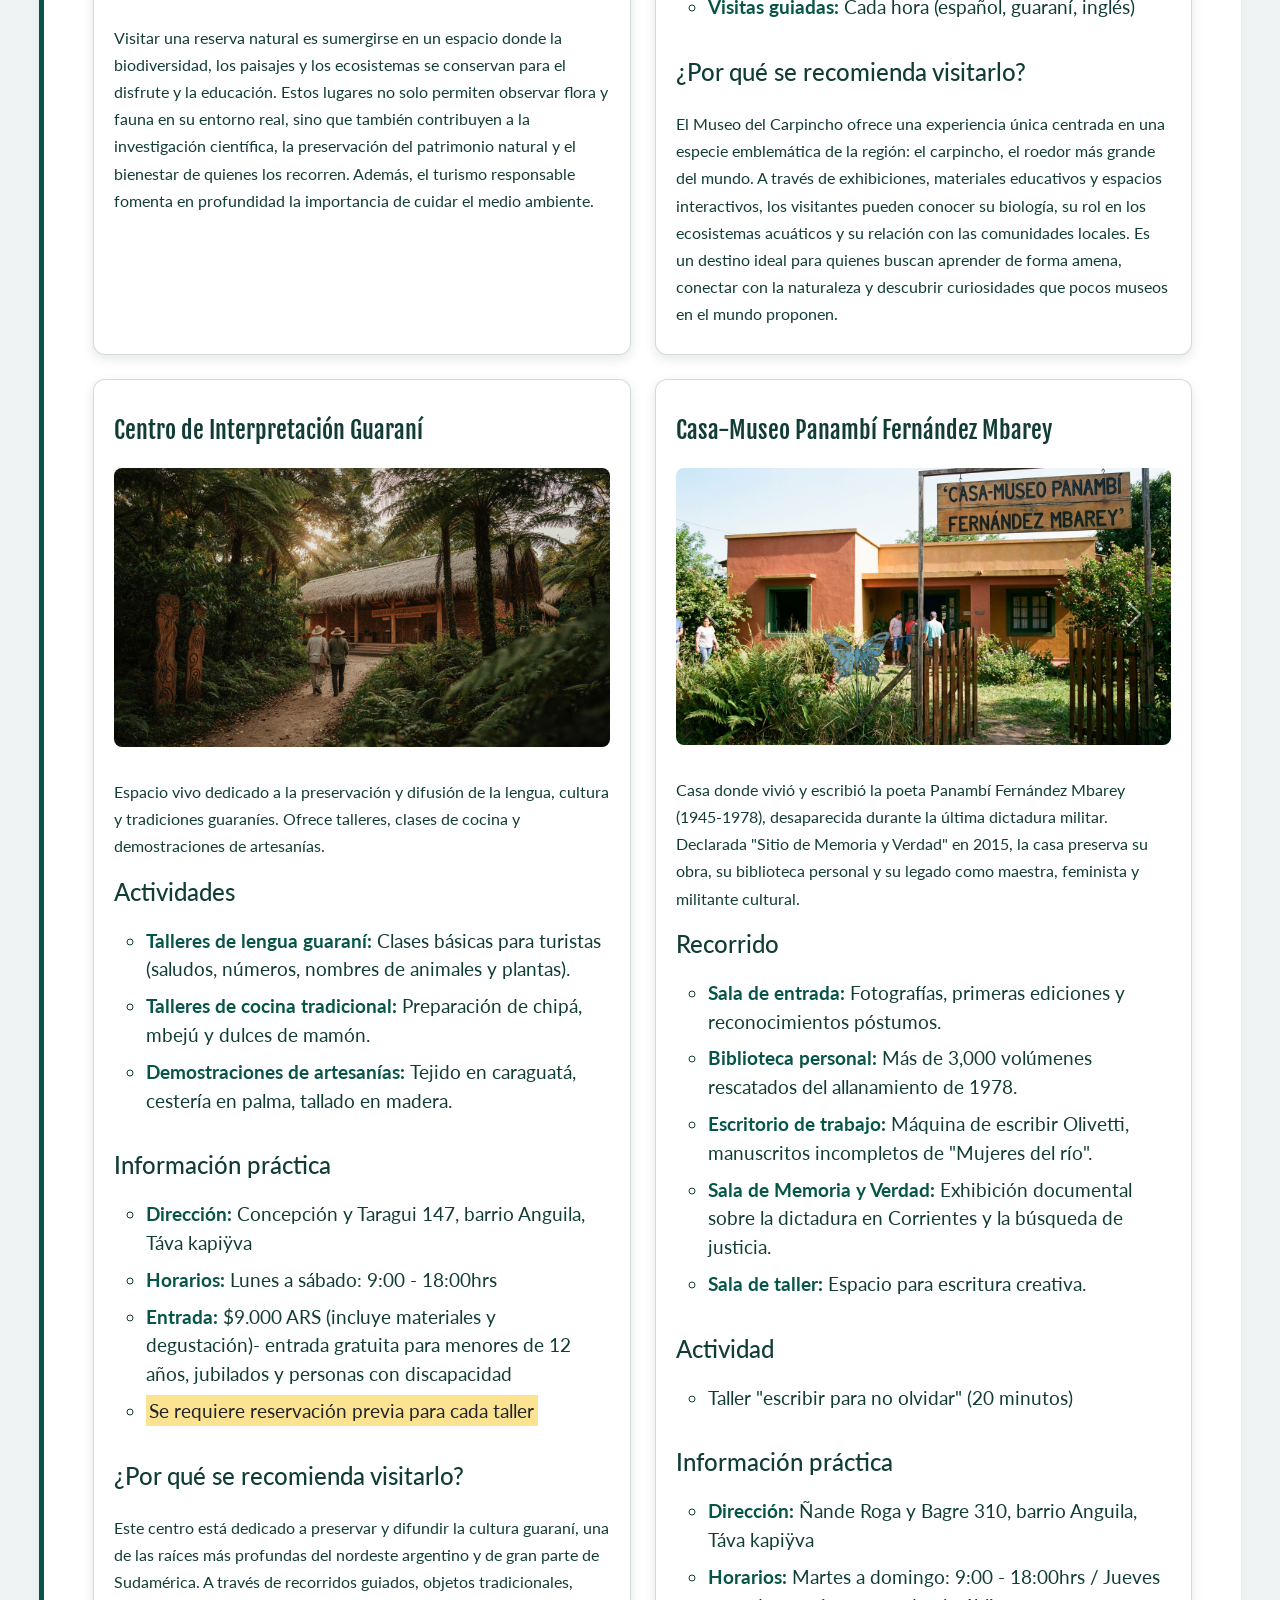
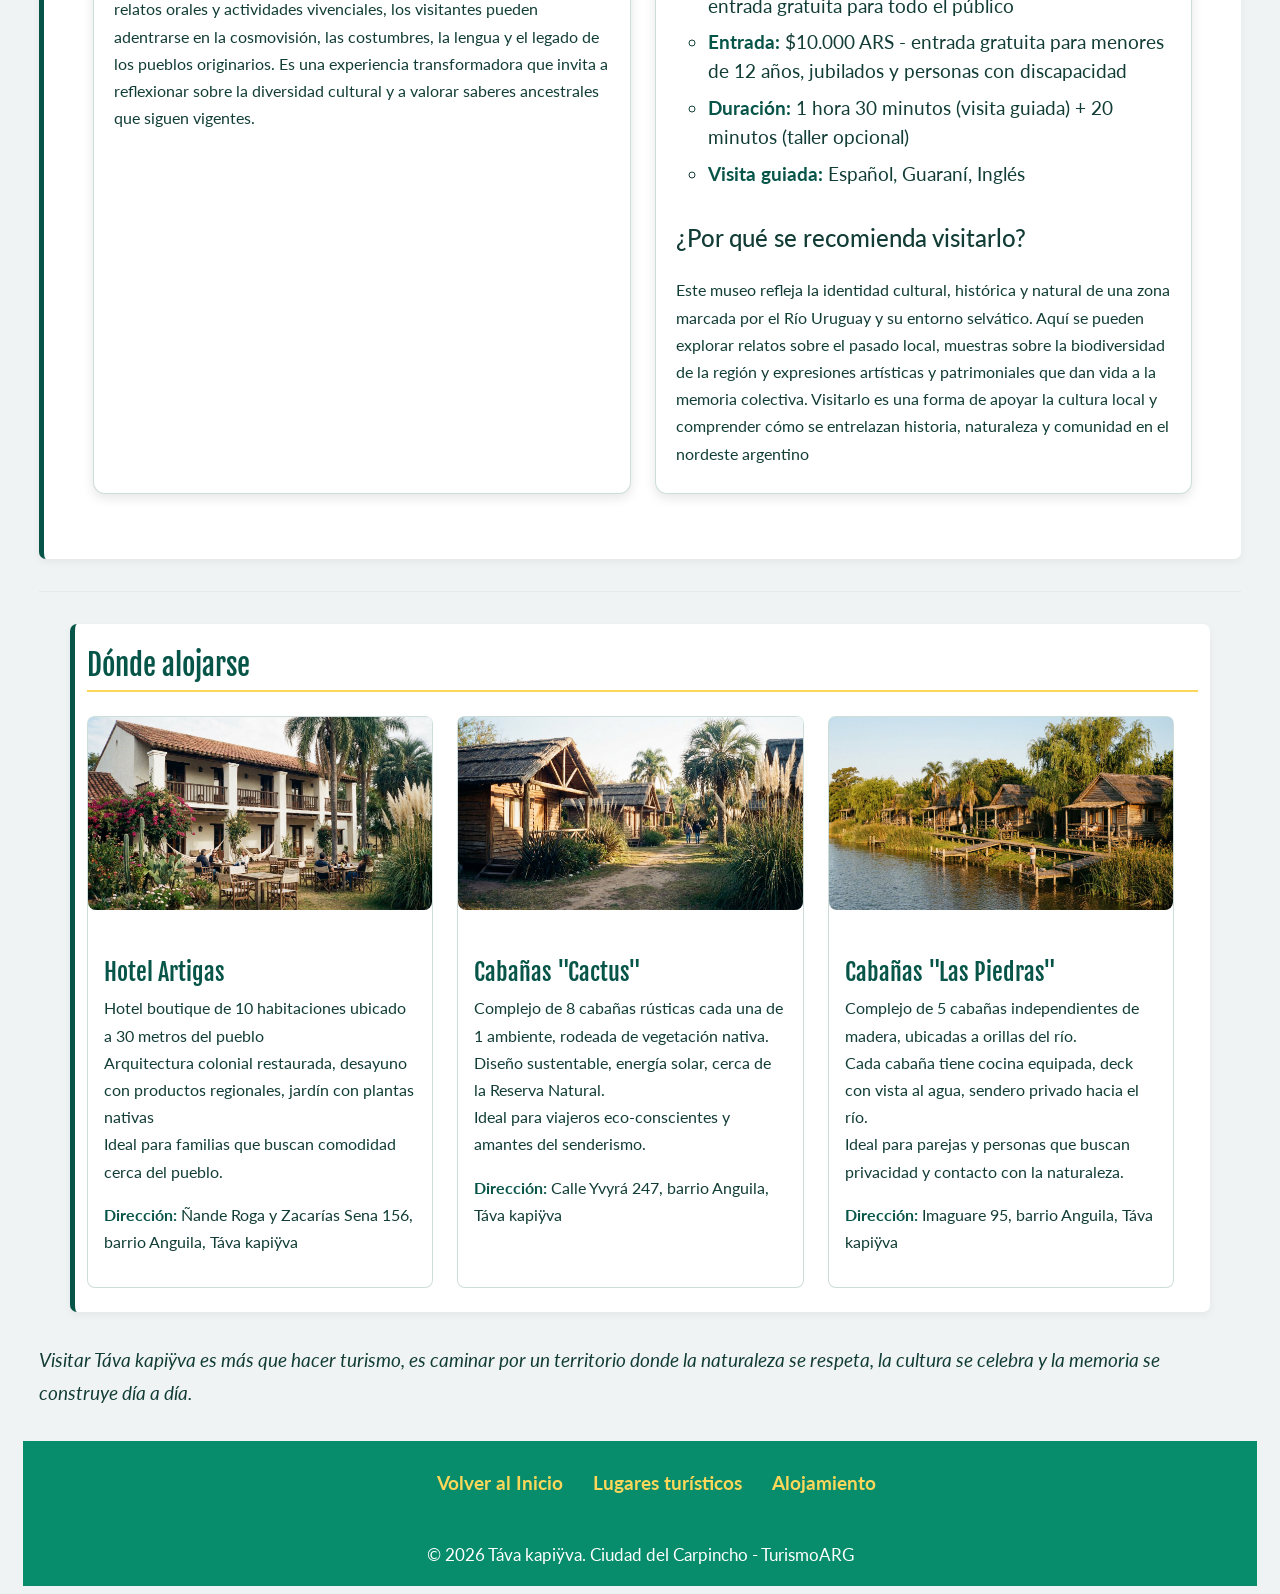
<file: lugares.html>
<!DOCTYPE html>
<html lang="es">

<head>
    <meta charset="UTF-8">
    <meta name="viewport" content="width=device-width, initial-scale=1.0">
    <title>Táva kapiÿva - Lugares Turísticos - TursimoARG</title>

    <link rel="shortcut icon" href="./Imagenes/logo-corrientes.png">

    <link href="https://cdn.jsdelivr.net/npm/bootstrap@5.3.3/dist/css/bootstrap.min.css" rel="stylesheet">

    <link rel="preconnect" href="https://fonts.googleapis.com">
    <link rel="preconnect" href="https://fonts.gstatic.com" crossorigin>
    <link href="https://fonts.googleapis.com/css2?family=Fjalla+One&display=swap" rel="stylesheet">

    <link rel="preconnect" href="https://fonts.googleapis.com">
    <link rel="preconnect" href="https://fonts.gstatic.com" crossorigin>
    <link href="https://fonts.googleapis.com/css2?family=Lato:ital,wght@0,100;0,300;0,400;0,700;0,900;1,100;1,300;1,400;1,700;1,900&display=swap" rel="stylesheet">

    <link rel="stylesheet" href="CSS/estilos.css">
</head>

<body>
    <header id="Inicio">
        <div>
            <img src="Imagenes/logo-corrientes.png" alt="Logo de Táva kapiÿva">
            <h1> Táva kapiÿva | Ciudad del Carpincho </h1>
            <button id="btn-cambio"> Modo oscuro 🌙 </button>
        </div>
        <nav class="navbar navbar-expand-lg">
            <div class="container-fluid">
                <button class="navbar-toggler" type="button" data-bs-toggle="collapse" data-bs-target="#navbarScroll"
                    aria-controls="navbarScroll" aria-expanded="false" aria-label="Toggle navigation">
                    <span class="navbar-toggler-icon"></span>
                </button>
                <div class="collapse navbar-collapse" id="navbarScroll">
                    <ul class="navbar-nav navbar-nav-scroll">
                        <li class="nav-item">
                            <a class="nav-link" href="index.html"> Inicio </a>
                        </li>
                        <li class="nav-item">
                            <a class="nav-link" href="ciudad.html"> Ciudad </a>
                        </li>
                        <li class="nav-item">
                            <a class="nav-link" href="lugares.html"> Lugares Turísticos </a>
                        </li>
                        <li class="nav-item dropdown">
                            <a class="nav-link dropdown-toggle" href="contacto.html" role="button" data-bs-toggle="dropdown" aria-expanded="false">
                                Contacto
                            </a>
                            <ul class="dropdown-menu">
                                <li><a class="dropdown-item" href="contacto.html"> Ir a Contacto </a></li>
                                <li><a class="dropdown-item" href="https://www.instagram.com/ibera.pellegrini?cplk=MWVhOWVydnd4NmxsYg==" target="_blank" rel="noopener noreferrer"> Ir a Instagram </a></li>
                            </ul>
                        </li>
                    </ul>
                </div>
            </div>
        </nav>
    </header>

    <main>
        <section id="LugaresTuristicos">
            <h2> Lugares Turísticos </h2>
            <p> Táva kapiÿva, conocida como la <strong> Ciudad del Carpincho </strong>, constituye un destino turístico
                singular ubicado al norte de los Esteros del Iberá, provincia de Corrientes, Argentina. Esta ciudad
                integra de manera armoniosa la conservación de la naturaleza, la preservación de la cultura guaraní y el
                homenaje a la memoria histórica, ofreciendo a los visitantes una experiencia auténtica que refleja la
                identidad profunda del litoral argentino. </p>
            <ol class="lugares-flex">
                <li class="lugar">
                    <h3> Reserva Natural Kapiÿva </h3>
                    <div id="carouselExampleControlsNoTouching" class="carousel slide" data-bs-touch="false" m-lg-0>
                        <div class="carousel-inner">
                            <div class="carousel-item active">
                                <img src="./Imagenes/ReservaNatural.png" alt="Reserva Natural Kapiÿva">
                            </div>
                            <div class="carousel-item">
                                <img src="./Imagenes/ReservaNatural-Carpinchos.png" alt="Carpinchos en su habitat natural en la Reserva Natural Kapiÿva">
                            </div>
                            <div class="carousel-item">
                                <img src="./Imagenes/ReservaNaturalAves.png" alt="Aves en la Reserva Natural Kapiÿva">
                            </div>
                        </div>
                        <button class="carousel-control-prev" type="button"
                            data-bs-target="#carouselExampleControlsNoTouching" data-bs-slide="prev">
                            <span class="carousel-control-prev-icon" aria-hidden="true"></span>
                            <span class="visually-hidden"> Anterior </span>
                        </button>
                        <button class="carousel-control-next" type="button"
                            data-bs-target="#carouselExampleControlsNoTouching" data-bs-slide="next">
                            <span class="carousel-control-next-icon" aria-hidden="true"></span>
                            <span class="visually-hidden"> Siguiente </span>
                        </button>
                    </div>
                    <p> Área protegida de 5,000 hectáreas que conserva el ecosistema típico del Iberá: pastizales,
                        cañaverales, lagunas y bosques ribereños. Hogar de carpinchos, yacarés, monos carayá, ciervos de
                        los pantanos y más de 300 especies de aves.
                    </p>
                    <h4> Actividades </h4>
                    <ul>
                        <li> Senderos interpretativos con guías bilingües (español-guaraní) </li>
                        <li> Avistaje de fauna al amanecer (6:00 – 8:00hrs) </li>
                        <li> Paseos en sulky y cabalgatas por caminos rurales </li>
                        <li> Observación de estrellas (19:00 – 21:00hrs) </li>
                    </ul>
                    <h4> Información práctica </h4>
                    <ul>
                        <li> <strong> Dirección: </strong> Calle Yvyrá 217, barrio Anguila, Táva kapiÿva </li>
                        <li> <strong> Horarios: </strong> 6:00 - 16:00hrs y 19:00 - 21:00hrs </li>
                        <li> <strong> Entrada: </strong> $4.500 ARS - entrada gratuita para menores de 12 años,
                            jubilados y personas con discapacidad </li>
                        <li> <strong> Duración recomendada: </strong> 2-3 horas </li>
                        <li> <strong> Qué llevar: </strong> Ropa ligera de manga larga, gorra, repelente, calzado
                            cómodo, binoculares, cámara </li>
                    </ul>
                    <h4>¿Por qué se recomienda visitarlo?</h4>
                    <p> Visitar una reserva natural es sumergirse en un espacio donde la biodiversidad, los paisajes y
                        los ecosistemas se conservan para el disfrute y la educación. Estos lugares no solo permiten
                        observar flora y fauna en su entorno real, sino que también contribuyen a la investigación
                        científica, la preservación del patrimonio natural y el bienestar de quienes los recorren.
                        Además, el turismo responsable fomenta en profundidad la importancia de cuidar el medio
                        ambiente. </p>
                </li>

                <li class="lugar">
                    <h3> Museo del Carpincho </h3>
                    <div id="carouselExample" class="carousel slide">
                        <div class="carousel-inner">
                            <div class="carousel-item active">
                                <img src="./Imagenes/MuseoCarpincho.png" alt="Museo del Carpincho">
                            </div>
                            <div class="carousel-item">
                                <img src="./Imagenes/MuseoCarpinchoInterior.png" alt="Museo del Carpincho - Interior">
                            </div>
                        </div>
                        <button class="carousel-control-prev" type="button" data-bs-target="#carouselExample"
                            data-bs-slide="prev">
                            <span class="carousel-control-prev-icon" aria-hidden="true"></span>
                            <span class="visually-hidden"> Anterior </span>
                        </button>
                        <button class="carousel-control-next" type="button" data-bs-target="#carouselExample"
                            data-bs-slide="next">
                            <span class="carousel-control-next-icon" aria-hidden="true"></span>
                            <span class="visually-hidden"> Siguiente </span>
                        </button>
                    </div>
                    <p> Espacio cultural que combina <em> historia natural y cultura guaraní </em>. Exhibe esqueletos,
                        hábitats recreados, leyendas locales, artesanías y gastronomía tradicional. Ideal para
                        comprender el rol del carpincho en el ecosistema del Iberá y en la cosmovisión guaraní. </p>
                    <h4> Salas </h4>
                    <ul>
                        <li>
                            Sala de Historia Natural: Esqueletos, maquetas de hábitats, información sobre biología y
                            comportamiento del carpincho.
                        </li>
                        <li>
                            Sala Guaraní: Leyendas sobre el Kapiÿva (espíritu del carpincho), el Pombero, la Luz Mala y
                            otros mitos.
                        </li>
                        <li>
                            Sala de Artesanías: Tejidos en fibras naturales (caraguatá, palma), cerámica y cestería.
                        </li>
                        <li>
                            Sala Gastronómica: Productos derivados del carpincho y otros platos típicos correntinos.
                        </li>
                    </ul>
                    <h4> Información práctica </h4>
                    <ul>
                        <li> <strong> Dirección: </strong> Imaguare 31, barrio Anguila, Táva kapiÿva </li>
                        <li> <strong> Horarios: </strong> 10:00 - 18:00hrs </li>
                        <li> <strong> Entrada: </strong> $5000 ARS - entrada gratuita para menores de 12 años, jubilados
                            y personas con discapacidad </li>
                        <li> <strong> Duración recomendada: </strong> 1 hora 30 minutos </li>
                        <li> <strong> Visitas guiadas: </strong> Cada hora (español, guaraní, inglés) </li>
                    </ul>
                    <h4> ¿Por qué se recomienda visitarlo? </h4>
                    <p> El Museo del Carpincho ofrece una experiencia única centrada en una especie emblemática de la
                        región: el carpincho, el roedor más grande del mundo. A través de exhibiciones, materiales
                        educativos y espacios interactivos, los visitantes pueden conocer su biología, su rol en los
                        ecosistemas acuáticos y su relación con las comunidades locales. Es un destino ideal para
                        quienes buscan aprender de forma amena, conectar con la naturaleza y descubrir curiosidades que
                        pocos museos en el mundo proponen. </p>
                </li>

                <li class="lugar">
                    <h3> Centro de Interpretación Guaraní </h3>
                    <img src="./Imagenes/CentrodeInter.png" alt="Centro de Interpretación Guaraní">
                    <p> Espacio vivo dedicado a la preservación y difusión de la lengua, cultura y tradiciones
                        guaraníes. Ofrece talleres, clases de cocina y demostraciones de artesanías.
                    </p>
                    <h4> Actividades </h4>
                    <ul>
                        <li>
                            <strong>Talleres de lengua guaraní: </strong> Clases básicas para turistas (saludos,
                            números, nombres de animales y plantas).
                        </li>
                        <li>
                            <strong> Talleres de cocina tradicional: </strong> Preparación de chipá, mbejú y dulces de
                            mamón.
                        </li>
                        <li>
                            <strong> Demostraciones de artesanías: </strong> Tejido en caraguatá, cestería en palma,
                            tallado en madera.
                        </li>
                    </ul>
                    <h4> Información práctica </h4>
                    <ul>
                        <li> <strong> Dirección: </strong> Concepción y Taragui 147, barrio Anguila, Táva kapiÿva </li>
                        <li> <strong> Horarios: </strong> Lunes a sábado: 9:00 - 18:00hrs </li>
                        <li> <strong> Entrada: </strong> $9.000 ARS (incluye materiales y degustación)- entrada gratuita
                            para menores de 12 años, jubilados y personas con discapacidad </li>
                        <li> <mark id="importante"> Se requiere reservación previa para cada taller </mark> </li>
                    </ul>
                    <h4> ¿Por qué se recomienda visitarlo? </h4>
                    <p> Este centro está dedicado a preservar y difundir la cultura guaraní, una de las raíces más
                        profundas del nordeste argentino y de gran parte de Sudamérica. A través de recorridos guiados,
                        objetos tradicionales, relatos orales y actividades vivenciales, los visitantes pueden
                        adentrarse en la cosmovisión, las costumbres, la lengua y el legado de los pueblos originarios.
                        Es una experiencia transformadora que invita a reflexionar sobre la diversidad cultural y a
                        valorar saberes ancestrales que siguen vigentes. </p>
                </li>

                <li class="lugar">
                    <h3> Casa-Museo Panambí Fernández Mbarey </h3>
                    <div id="Example" class="carousel slide">
                        <div class="carousel-inner">
                            <div class="carousel-item active">
                                <img src="./Imagenes/Casa-Museo.png" alt="Casa-Museo Panambí Fernández Mbarey">
                            </div>
                            <div class="carousel-item">
                                <img src="./Imagenes/Biblioteca-Museo.png" alt="Biblioteca de la Casa-Museo Panambí Fernández Mbarey">
                            </div>
                            <div class="carousel-item">
                                <img src="./Imagenes/FotoDocumento.png" alt="Fotografia de Panambí Fernández Mbarey">
                            </div>
                        </div>
                        <button class="carousel-control-prev" type="button" data-bs-target="#Example"
                            data-bs-slide="prev">
                            <span class="carousel-control-prev-icon" aria-hidden="true"></span>
                            <span class="visually-hidden">Previous</span>
                        </button>
                        <button class="carousel-control-next" type="button" data-bs-target="#Example"
                            data-bs-slide="next">
                            <span class="carousel-control-next-icon" aria-hidden="true"></span>
                            <span class="visually-hidden">Next</span>
                        </button>
                    </div>
                    <p> Casa donde vivió y escribió la poeta Panambí Fernández Mbarey (1945-1978), desaparecida durante
                        la última dictadura militar. Declarada "Sitio de Memoria y Verdad" en 2015, la casa preserva su
                        obra, su biblioteca personal y su legado como maestra, feminista y militante cultural.
                    </p>
                    <h4> Recorrido </h4>
                    <ul>
                        <li>
                            <strong> Sala de entrada: </strong> Fotografías, primeras ediciones y reconocimientos
                            póstumos.
                        </li>
                        <li>
                            <strong> Biblioteca personal: </strong> Más de 3,000 volúmenes rescatados del allanamiento
                            de 1978.
                        </li>
                        <li>
                            <strong> Escritorio de trabajo: </strong> Máquina de escribir Olivetti, manuscritos
                            incompletos de "Mujeres del río".
                        </li>
                        <li>
                            <strong> Sala de Memoria y Verdad: </strong> Exhibición documental sobre la dictadura en
                            Corrientes y la búsqueda de justicia.
                        </li>
                        <li>
                            <strong> Sala de taller: </strong> Espacio para escritura creativa.
                        </li>
                    </ul>
                    <h4> Actividad </h4>
                    <ul>
                        <li> Taller "escribir para no olvidar" (20 minutos) </li>
                    </ul>
                    <h4> Información práctica </h4>
                    <ul>
                        <li> <strong> Dirección: </strong> Ñande Roga y Bagre 310, barrio Anguila, Táva kapiÿva </li>
                        <li> <strong> Horarios: </strong> Martes a domingo: 9:00 - 18:00hrs / Jueves entrada gratuita
                            para todo el público </li>
                        <li> <strong> Entrada: </strong> $10.000 ARS - entrada gratuita para menores de 12 años,
                            jubilados y personas con discapacidad </li>
                        <li> <strong> Duración: </strong> 1 hora 30 minutos (visita guiada) + 20 minutos (taller
                            opcional) </li>
                        <li> <strong> Visita guiada: </strong> Español, Guaraní, Inglés </li>
                    </ul>
                    <h4> ¿Por qué se recomienda visitarlo? </h4>
                    <p> Este museo refleja la identidad cultural, histórica y natural de una zona marcada por el Río
                        Uruguay y su entorno selvático. Aquí se pueden explorar relatos sobre el pasado local, muestras
                        sobre la biodiversidad de la región y expresiones artísticas y patrimoniales que dan vida a la
                        memoria colectiva. Visitarlo es una forma de apoyar la cultura local y comprender cómo se
                        entrelazan historia, naturaleza y comunidad en el nordeste argentino </p>
                </li>
            </ol>
        </section>

        <hr>

        <section id="Alojamiento" class="container py-4">
            <h2 class="mb-4"> Dónde alojarse </h2>

            <div class="row g-4">

                <div class="col-12 col-md-6 col-lg-4">
                    <div class="card h-100">
                        <img src="./Imagenes/Hotel.png" class="card-img-top" alt="Hotel">
                        <div class="card-body">
                            <h3 class="card-title"> Hotel Artigas </h3>
                            <p class="card-text">
                                Hotel boutique de 10 habitaciones ubicado a 30 metros del pueblo <br> Arquitectura
                                colonial restaurada, desayuno con productos regionales, jardín con plantas nativas <br>
                                Ideal para familias que buscan comodidad cerca del pueblo.
                            </p>
                            <address class="card-text mt-2">
                                <p> <strong>Dirección:</strong> Ñande Roga y Zacarías Sena 156, barrio Anguila, Táva
                                    kapiÿva </p>
                            </address>
                        </div>
                    </div>
                </div>

                <div class="col-12 col-md-6 col-lg-4">
                    <div class="card h-100">
                        <img src="./Imagenes/Cabañas.png" class="card-img-top" alt="Cabañas Cactus">
                        <div class="card-body">
                            <h3 class="card-title"> Cabañas "Cactus" </h3>
                            <p class="card-text">
                                Complejo de 8 cabañas rústicas cada una de 1 ambiente, rodeada de vegetación nativa.
                                <br> Diseño sustentable, energía solar, cerca de la Reserva Natural. <br> Ideal para
                                viajeros eco-conscientes y amantes del senderismo.
                            </p>
                            <address class="card-text mt-2">
                                <p> <strong>Dirección:</strong> Calle Yvyrá 247, barrio Anguila, Táva kapiÿva </p>
                            </address>
                        </div>
                    </div>
                </div>

                <div class="col-12 col-md-6 col-lg-4">
                    <div class="card h-100">
                        <img src="./Imagenes/CabañasCercaRio.png" class="card-img-top" alt="Cabaña Las Piedras">
                        <div class="card-body">
                            <h3 class="card-title"> Cabañas "Las Piedras" </h3>
                            <p class="card-text">
                                Complejo de 5 cabañas independientes de madera, ubicadas a orillas del río. <br> Cada
                                cabaña tiene cocina equipada, deck con vista al agua, sendero privado hacia el río. <br>
                                Ideal para parejas y personas que buscan privacidad y contacto con la naturaleza.
                            </p>
                            <address class="card-text mt-2">
                                <p> <strong> Dirección: </strong> Imaguare 95, barrio Anguila, Táva kapiÿva </p>
                            </address>
                        </div>
                    </div>
                </div>

            </div>
        </section>

        <p> <em> Visitar Táva kapiÿva es más que hacer turismo, es caminar por un territorio donde la naturaleza se
                respeta, la cultura se celebra y la memoria se construye día a día. </em> </p>
    </main>

    <footer>
        <ul>
            <li> <a href="#Inicio"> Volver al Inicio </a></li>
            <li> <a href="#LugaresTuristicos"> Lugares turísticos </a></li>
            <li> <a href="#Alojamiento"> Alojamiento </a></li>
        </ul>
        <small>
            &copy; 2026 Táva kapiÿva. Ciudad del Carpincho - TurismoARG
        </small>
    </footer>
    
    <script src="https://cdn.jsdelivr.net/npm/bootstrap@5.3.3/dist/js/bootstrap.bundle.min.js"></script>
    <script src="./JavaScript/scripts.js"></script>
</body>

</html>
</file>
<file: CSS/estilos.css>
/* Variables */
:root {
    --color-fondo: #f0f3f3;
    --color-header: #075548;
    --color-footer: #078d6c;
    --color-texto-principal: #123D36;
    --color-texto-secundario: #ffffff;
    --color-acento: #fdd759;
    --color-hover: #ff9100;
    --fuente-titulos: "Fjalla One", Arial, sans-serif;
    --fuente-principal: "Lato", Arial, sans-serif;
    --color-sombra: rgba(0, 0, 0, 0.05);
    --color-borde-tarjeta: rgba(7, 90, 70, 0.2);

    --color-tabla-par-oscuro: #002e26;
    --color-tabla-hover-oscuro: #023f33;
    --color-footer-oscuro: #09493d;
    --color-header-oscuro: #063f34;
    --color-section-oscuro: #06352d;
    --color-fondo-modo-oscuro: #121E1C;
    --color-letra-modo-oscuro: #ffffff;
    --color-fondo-modo-claro: #f0f3f3;
    --color-card-modo-oscuro: #0b4238;
    
    --color-negro: #000000;
    --color-borde-boton-hover:#0a6657;
    --color-fondo-importante:#fbe392;
    --color-sombra-tabla: rgba(0, 0, 0, 0.3);
    --color-borde-tabla:#ccc;
    --color-blanco:white;
    --color-fila-par-claro:#f2f2f2;
    --color-tabla-hover-claro:#d1e7dd;
    --color-borde-form:#929191;
    --color-boton-form-hover:#4d998a;
    --color-sombra-lugar: rgba( 0, 0, 0, 0.1);
}

/* Reset */
* {
    box-sizing: border-box;
    margin: 0;
    padding: 0;
    max-width: 100%;
}

/* Body */
body {
    font-family: var(--fuente-principal);
    font-size: 1.2rem;
    line-height: 1.7;
    background-color: var(--color-fondo);
    color: var(--color-texto-principal);
    max-width: 1250px;
    margin: auto;
    padding: 0.5rem;
}


/* Body Modo Oscuro */
.body-oscuro {
    background-color: var(--color-fondo-modo-oscuro);
    color: var(--color-letra-modo-oscuro);
}

/* Header, footer y section en Modo oscuro*/
.body-oscuro header{
    background-color: var(--color-header-oscuro);
}
.body-oscuro section {
    background-color: var(--color-section-oscuro);
    color: var(--color-letra-modo-oscuro);
    border-left: 5px solid var(--color-acento);
}
.body-oscuro footer {
    background-color: var(--color-footer-oscuro);
}

/*Titulos en Modo oscuro*/

.body-oscuro h1,
.body-oscuro h2,
.body-oscuro h3,
.body-oscuro p,
.body-oscuro li,
.body-oscuro dt,
.body-oscuro dd,
.body-oscuro .card-title,
.body-oscuro .card-text {
    color: var(--color-letra-modo-oscuro);
}

.body-oscuro strong {
    color: var(--color-acento);
}

/* Cards en modo oscuro */

.body-oscuro .tarjeta,
.body-oscuro .lugar,
.body-oscuro .card,
.body-oscuro article,
.body-oscuro dl {
    background-color: var(--color-card-modo-oscuro);
    color: var(--color-letra-modo-oscuro);
}


/* Tabla en modo oscuro */

.body-oscuro table {
    background-color: var(--color-fondo-modo-oscuro);
    border-color: var(--color-borde-oscuro);
}

.body-oscuro th {
    border-color: var(--color-borde-oscuro);
    color: var(--color-letra-modo-oscuro);
}

.body-oscuro td {
    border-color: var(--color-borde-oscuro);
    color: var(--color-letra-modo-oscuro);
}

.body-oscuro tbody tr:nth-child(even) {
    background-color: var(--color-tabla-par-oscuro);
}

.body-oscuro tbody tr:nth-child(odd) {
    background-color: var(--color-fondo-modo-oscuro);
}

.body-oscuro tbody tr:hover {
    background-color: var(--color-tabla-hover-oscuro);
}

/* Imagen modo oscuro */
.body-oscuro img {
    box-shadow: 0 4px 10px var(--color-sombra);
}


/* Header */
header {
    display: block;
    flex-direction: column;
    justify-content: flex-start;
    background-color: var(--color-header);
    color: var(--color-texto-secundario);
    padding: 10px 20px;
    width: 100%;
}

header img {
    display: flex;
    align-items: flex-start;
    justify-content: flex-start;
    width: 125px;
}


/* Imagen y texto alineados */
header div {
    display: flex;
    flex-direction: row;
    align-items: center;
    margin-left: 0;
}

header div h1 {
    margin: 0;
    padding: 0;
}

/* Boton de modo oscuro/claro */

header button {
    background-color: var(--color-hover);
    color: var(--color-negro);
    border: 3px solid var(--color-acento);
    margin: 2rem;
    margin-left: auto;
    border-radius: 8px;
    cursor: pointer;
    font-size: 16px;
    padding: 0.5rem;
}

header button:hover {
    background-color: var(--color-footer);
    border: 3px solid var(--color-borde-boton-hover);
}

/* Nav y footer */

.navbar {
    display: flex;
    flex-direction: row;
    justify-content: center;
    gap: 15px;
    margin-left: auto;
    margin-right: auto;
    width: max-content;
}

footer {
    display: flex;
    flex-direction: column;
    justify-content: center;
    align-items: center;
    gap: 15px;
    background-color: var(--color-footer);
    color: var(--color-texto-secundario);
    padding: 1rem;
}

.navbar a,
footer a {
    text-decoration: none;
    color: var(--color-acento);
    font-family: var(--fuente-principal);
    font-weight: 700;
    display: inline-block;
    padding: 10px;
    transition: transform 0.3s ease, color 0.3s ease;
}

.navbar a:hover,
footer a:hover {
    color: var(--color-hover);
    transform: translateY(-3px);
}

/* Elementos del menú */
nav ul,
footer ul {
    display: flex;
    flex-wrap: wrap;
    justify-content: center;
    align-items: center;
    gap: 10px;
    list-style: none;
}

/* Main */
main {
    padding: 1rem;
}

/* Section */
section {
    background-color: var(--color-texto-secundario);
    padding: 1.8rem;
    margin-top: 1rem;
    margin-bottom: 2rem;
    border-radius: 7px;
    box-shadow: 0 3px 8px var(--color-sombra);
    border-left: 5px solid var(--color-header);
}

section h2 {
    color: var(--color-header);
    font-size: 1.8rem;
    margin-bottom: 1rem;
    padding-bottom: 0.5rem;
    border-bottom: 2px solid var(--color-acento);
}

section h3 {
    color: var(--color-texto-principal);
    font-size: 1.5rem;
    margin-top: 1rem;
    margin-bottom: 0.7rem;
}

section p {
    font-family: var(--fuente-principal);
    color: var(--color-texto-principal);
    font-size: 1rem;
    line-height: 1.7;
    margin-bottom: 1rem;
}

section strong {
    font-family: var(--fuente-principal);
    color: var(--color-header);
    font-weight: bold;
}

section em {
    font-style: italic;
}

section ul {
    margin-left: 1.5rem;
    margin-bottom: 1rem;
    padding-left: 0.5rem;
}

section li {
    font-family: var(--fuente-principal);
    color: var(--color-texto-principal);
    margin-bottom: 0.5rem;
    line-height: 1.5;
}

section li p {
    margin-top: 0.2rem;
    margin-bottom: 0.4rem;
}

.tarjeta,
.lugar {
    background-color: var(--color-fondo);
    padding: 1.2rem;
    margin-top: 1.1rem;
    margin-bottom: 1.1rem;
    border-radius: 6px;
    border: 1px solid var(--color-borde-tarjeta);
}

/* ul de contacto.html */
#información ul {
    list-style: none;
}

#información a {
    overflow-wrap: break-word;
    word-break: break-word;
}

/* mark */

#importante {
    background-color: var(--color-fondo-importante);
}

/* hr y dl */

hr {
    border: 0;
    height: 1px;
    background-color: var(--color-borde-tarjeta);
    margin: 2rem 0;
}

dl {
    display: grid;
    grid-template-columns: auto 3fr;
    gap: 0.5rem 1.2rem;
    background-color: var(--color-fondo);
    padding: 1.2rem;
    border-radius: 6px;
    border-left: 4px solid var(--color-acento);
}

dt {
    font-family: var(--fuente-principal);
    color: var(--color-header);
    font-weight: bold;
}

dd {
    margin: 0;
    font-family: var(--fuente-principal);
    color: var(--color-texto-principal);
}

/* Artículo */
article {
    background-color: var(--color-fondo);
    padding: 1.2rem;
    margin-top: 1.1rem;
    margin-bottom: 1.1rem;
    border-radius: 6px;
    border: 1px solid var(--color-borde-tarjeta);
}

article h2 {
    color: var(--color-header);
    font-size: 1.8rem;
    margin-top: 1rem;
    margin-bottom: 0.7rem;
}

/* Titulo y subtitulos */
h1,
h2,
h3 {
    font-family: var(--fuente-titulos);
}

h4 {
    font-family: var(--fuente-principal);
}

/* Imagenes */

img {
    max-width: 100%;
    height: auto;
    display: block;
    margin-bottom: 1rem;
    border-radius: 8px;
    transition: transform 0.3s ease;
}

img:hover {
    transform: scale(1.05);
    cursor: pointer;
}

.carousel-item img {
    width: 450px;
    object-fit: cover;
}

/* Imagenes en index.html y ciudad.html */

#EventosDestacados img,
#CascoHistórico img,
#SobreLaCiudad img,
article img {
    width: 100%;
    height: auto;
    display: block;
    margin-bottom: 1rem;
    border-radius: 8px;
}

/* Imagenes de Lugares.html */

#LugaresTuristicos img {
    width: 100%;
    height: auto;
    display: block;
    margin-bottom: 1rem;
    border-radius: 8px;
    transition: none;
    transform: none;
}

/* Tabla */

table {
    width: 100%;
    border-collapse: collapse;
    margin: 18px 0;
    border-radius: 6px;
    overflow: hidden;
    box-shadow: 0 2px 8px var(--color-sombra-tabla);
}

th,
td {
    border: 1px solid var(--color-borde-tabla);
    padding: 10px;
    text-align: left;

}

thead {
    background-color: var(--color-header);
    color: var(--color-blanco);
}

tbody tr:nth-child(even) {
    background-color: var(--color-fila-par-claro);
}

tbody tr:hover {
    background-color:var(--color-tabla-hover-claro);
    cursor: pointer;
}

td, th, p, div {
    overflow-wrap: break-word;
    word-wrap: break-word;
    max-width: 100%;
}

/* FORMULARIO */

form input,
form textarea,
form select {
    width: 100%;
    padding: 10px;
    margin: 8px 0;
    border: 1px solid var(--color-borde-form);
    border-radius: 5px;
    box-sizing: border-box;
}

form button {
    background-color: var(--color-header);
    color: var(--color-blanco);
    padding: 10px 20px;
    border: none;
    border-radius: 5px;
    cursor: pointer;
}

form button:hover {
    background-color: var(--color-boton-form-hover);
}

/* Card lugares de interés */
.card {
    background-color: var(--color-texto-secundario);
    border: 1px solid var(--color-borde-tarjeta);
    border-radius: 8px;
}

.card-title {
    color: var(--color-header);
    font-family: var(--fuente-titulos);
}

.card-text {
    color: var(--color-texto-principal);
    font-family: var(--fuente-principal);
}

/* Flexbox Lugares */

.lugares-flex {
    display: flex;
    flex-wrap: wrap;
    gap: 24px;
    justify-content: center;
    padding: 20px;
    list-style: none;
}

.lugar {
    flex: 1 1 400px;
    max-width: 100%;
    background: white;
    border-radius: 12px;
    padding: 20px;
    box-shadow: 0 4px 12px var(--color-sombra-lugar);
    display: flex;
    flex-direction: column;
    gap: 12px;
    margin: 0rem;
}

.lugar img {
    width: 100%;
    height: 200px;
    object-fit: cover;
    border-radius: 8px;
    position: relative;
}

#SobreLaCiudad table th:nth-child(1),
#SobreLaCiudad table td:nth-child(1) {  
    width: 30%;
}

#SobreLaCiudad table th:nth-child(2),
#SobreLaCiudad table td:nth-child(2) {  
    width: 70%;
}
</file>
